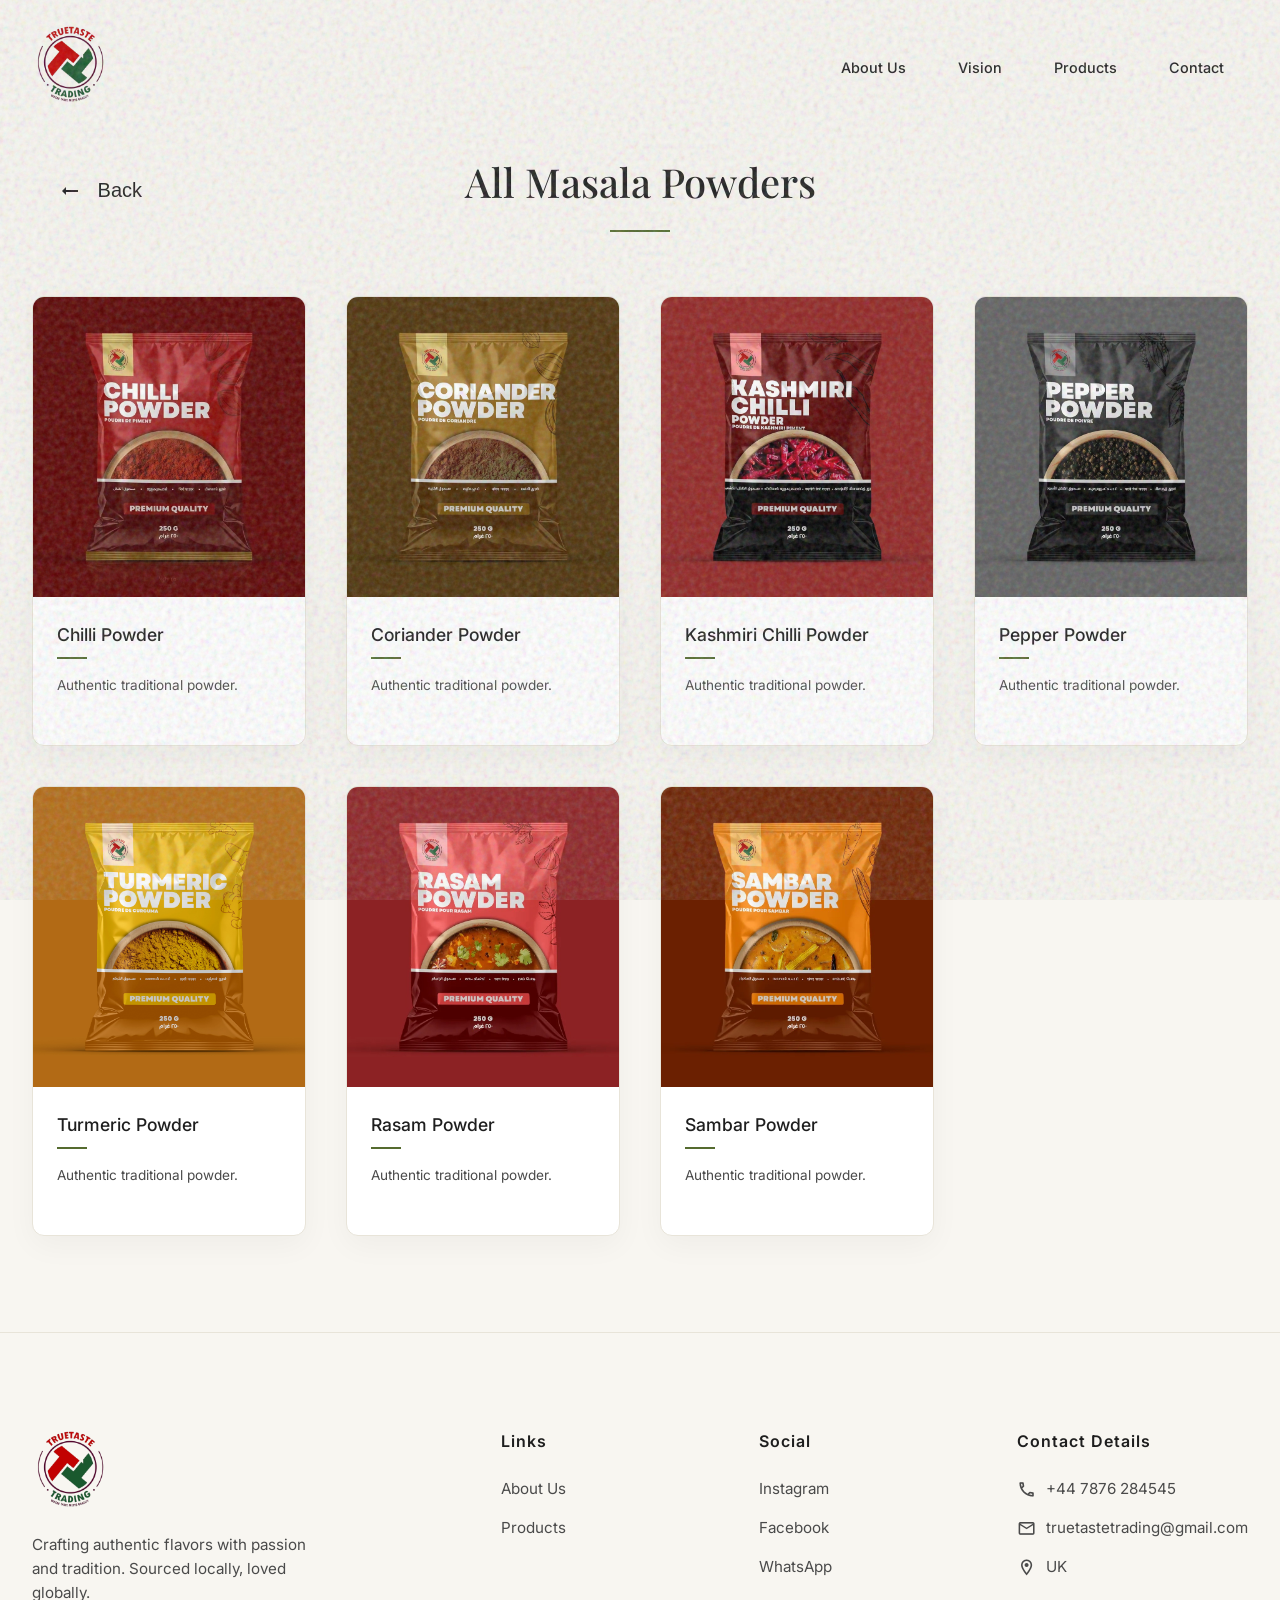
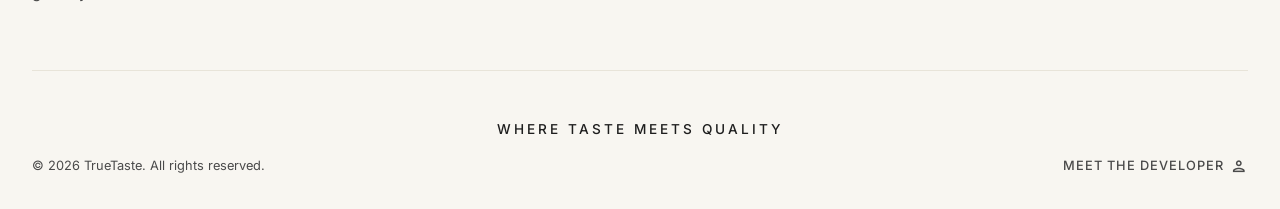
<file: masalapowder.html>
<!DOCTYPE html>

<html lang="en">

<head>
    <meta charset="utf-8" />
    <meta content="width=device-width, initial-scale=1.0" name="viewport" />
    <title>Authentic Masala Powders | TrueTaste Traditional Food</title>
    <!-- Security Headers -->
    <meta content="1; mode=block" http-equiv="X-XSS-Protection" />
    <meta content="nosniff" http-equiv="X-Content-Type-Options" />
    <meta content="strict-origin-when-cross-origin" name="referrer" />
    <!-- Performance Optimization -->
    <link href="https://fonts.googleapis.com" rel="preconnect" />
    <link crossorigin="" href="https://fonts.gstatic.com" rel="preconnect" />
    <meta
        content="Elevate your cooking with authentic masala powders. Buy traditional sambar powder, chicken masala, garam masala, and turmeric powder from TrueTaste."
        name="description" />
    <meta
        content="masala powder, traditional sambar powder, chicken masala, garam masala, authentic fish masala, turmeric powder, coriander powder, home ground spices"
        name="keywords" />
    <link rel="canonical" href="https://www.truetastetrading.com/masalapowder" />
    <link
        href="https://fonts.googleapis.com/css2?family=Outfit:wght@300;400;500;600;700&amp;family=Playfair+Display:ital,wght@0,400;0,600;1,400&amp;display=swap"
        rel="stylesheet" />
    <link href="https://fonts.googleapis.com/icon?family=Material+Icons+Outlined" rel="stylesheet" />
    
    <!-- Open Graph / Facebook / WhatsApp -->
    <meta property="og:type" content="website" />
    <meta property="og:url" content="https://www.truetastetrading.com/masalapowder" />
    <meta property="og:title" content="Authentic Masala Powders | TrueTaste Traditional Food" />
    <meta property="og:description" content="width=device-width, initial-scale=1.0" name="viewport" />     <title>Authentic Masala Powders | TrueTaste Traditional Food</title>     <!-- Security Headers -->     <meta content="1; mode=block" http-equiv="X-XSS-Protection" />     <meta content="nosniff" http-equiv="X-Content-Type-Options" />     <meta content="strict-origin-when-cross-origin" name="referrer" />     <!-- Performance Optimization -->     <link href="https://fonts.googleapis.com" rel="preconnect" />     <link crossorigin="" href="https://fonts.gstatic.com" rel="preconnect" />     <meta         content="Elevate your cooking with authentic masala powders. Buy traditional sambar powder, chicken masala, garam masala, and turmeric powder from TrueTaste." />
    <meta property="og:image" content="https://www.truetastetrading.com/assets/logo.png" />
    <meta property="og:site_name" content="TrueTaste Trading" />

    <!-- Twitter -->
    <meta name="twitter:card" content="summary_large_image" />
    <meta name="twitter:url" content="https://www.truetastetrading.com/masalapowder" />
    <meta name="twitter:title" content="Authentic Masala Powders | TrueTaste Traditional Food" />
    <meta name="twitter:description" content="width=device-width, initial-scale=1.0" name="viewport" />     <title>Authentic Masala Powders | TrueTaste Traditional Food</title>     <!-- Security Headers -->     <meta content="1; mode=block" http-equiv="X-XSS-Protection" />     <meta content="nosniff" http-equiv="X-Content-Type-Options" />     <meta content="strict-origin-when-cross-origin" name="referrer" />     <!-- Performance Optimization -->     <link href="https://fonts.googleapis.com" rel="preconnect" />     <link crossorigin="" href="https://fonts.gstatic.com" rel="preconnect" />     <meta         content="Elevate your cooking with authentic masala powders. Buy traditional sambar powder, chicken masala, garam masala, and turmeric powder from TrueTaste." />
    <meta name="twitter:image" content="https://www.truetastetrading.com/assets/logo.png" />

    <!-- Favicon (Absolute URLs for Search Engines) -->
    <link rel="icon" href="https://www.truetastetrading.com/favicon.ico" type="image/x-icon" />
    <link rel="shortcut icon" href="https://www.truetastetrading.com/favicon.ico" type="image/x-icon" />
    <link rel="icon" type="image/png" sizes="32x32" href="https://www.truetastetrading.com/assets/favicon-32x32.png" />
    <link rel="icon" type="image/png" sizes="16x16" href="https://www.truetastetrading.com/assets/favicon-16x16.png" />
    <link rel="apple-touch-icon" sizes="180x180" href="https://www.truetastetrading.com/assets/apple-touch-icon.png" />

    <link href="style.css" rel="stylesheet" />
</head>

<body>
    <!-- Preloader -->
    <div class="preloader" id="preloader">
        <div class="spinner">
            <div class="circle"></div>
            <div class="circle"></div>
        </div>
        <div class="loading-text">TRUETASTE</div>
    </div>
    <!-- Grain Texture Overlay -->
    <div class="grain-overlay"></div>
    <!-- Navigation -->
    <nav class="navbar" id="navbar">
        <div class="nav-container">
            <a class="logo" href="index.html#hero">
                <picture>
                    <source srcset="assets/logo.avif" type="image/avif" />
                    <source srcset="assets/logo.webp" type="image/webp" /><img alt="TRUETASTE Logo" decoding="async"
                        height="500" loading="lazy" src="assets/logo.webp" width="500" />
                </picture>
            </a>
            <div class="nav-links">
                <a href="index.html#about">About Us</a>
                <a href="index.html#vision">Vision</a>
                <a href="index.html#product">Products</a>
                <a href="index.html#contact">Contact</a>
            </div>
        </div>
    </nav>
    <section class="products fade-up" style="padding-top: 150px; min-height: 100vh;">
        <div class="section-header" style="position: relative;">
            <button class="card-btn" onclick="window.location.href='index.html#product'"
                style="position: absolute; left: 0; top: 50%; transform: translateY(-50%); padding: 0.8rem 1.6rem; font-size: 1.25rem; font-weight: 500;">
                <span class="material-icons-outlined"
                    style="transform: rotate(180deg); margin-right: 8px; font-size: 1.5rem;">arrow_right_alt</span> Back
            </button>
            <h2 class="section-title">All Masala Powders</h2>
            <div class="section-divider"></div>
        </div>
        <div class="grid-container">
            <!-- Product 1 -->
            <div class="product-card">
                <div class="product-img-wrap">
                    <picture>
                        <source srcset="assets/powder/CHILLI POWDER.jpg.avif" type="image/avif" />
                        <source srcset="assets/powder/CHILLI POWDER.jpg.webp" type="image/webp" /><img
                            alt="Chilli Powder" class="product-img" decoding="async" height="1024" loading="lazy"
                            src="assets/powder/CHILLI POWDER.jpg.jpeg" width="1024" />
                    </picture>
                </div>
                <div class="product-info">
                    <h4 class="product-name">Chilli Powder</h4>
                    <div class="product-name-line"></div>
                    <p class="product-short-desc">Authentic traditional powder.</p>
                </div>
            </div>
            <!-- Product 2 -->
            <div class="product-card">
                <div class="product-img-wrap">
                    <picture>
                        <source srcset="assets/powder/CORIANDER POWDER.jpg.avif" type="image/avif" />
                        <source srcset="assets/powder/CORIANDER POWDER.jpg.webp" type="image/webp" /><img
                            alt="Coriander Powder" class="product-img" decoding="async" height="960" loading="lazy"
                            src="assets/powder/CORIANDER POWDER.jpg.jpeg" width="1200" />
                    </picture>
                </div>
                <div class="product-info">
                    <h4 class="product-name">Coriander Powder</h4>
                    <div class="product-name-line"></div>
                    <p class="product-short-desc">Authentic traditional powder.</p>
                </div>
            </div>
            <!-- Product 5 -->
            <div class="product-card">
                <div class="product-img-wrap">
                    <picture>
                        <source srcset="assets/powder/KASHMIRI CHILLI POWDEER.jpg.avif" type="image/avif" />
                        <source srcset="assets/powder/KASHMIRI CHILLI POWDEER.jpg.webp" type="image/webp" /><img
                            alt="Kashmiri Chilli Powder" class="product-img" decoding="async" height="960"
                            loading="lazy" src="assets/powder/KASHMIRI CHILLI POWDEER.jpg.jpeg" width="1200" />
                    </picture>
                </div>
                <div class="product-info">
                    <h4 class="product-name">Kashmiri Chilli Powder</h4>
                    <div class="product-name-line"></div>
                    <p class="product-short-desc">Authentic traditional powder.</p>
                </div>
            </div>
            <!-- Product 6 -->
            <div class="product-card">
                <div class="product-img-wrap">
                    <picture>
                        <source srcset="assets/powder/PEPPER POWDER.jpg.avif" type="image/avif" />
                        <source srcset="assets/powder/PEPPER POWDER.jpg.webp" type="image/webp" /><img
                            alt="Pepper Powder" class="product-img" decoding="async" height="960" loading="lazy"
                            src="assets/powder/PEPPER POWDER.jpg.jpeg" width="1200" />
                    </picture>
                </div>
                <div class="product-info">
                    <h4 class="product-name">Pepper Powder</h4>
                    <div class="product-name-line"></div>
                    <p class="product-short-desc">Authentic traditional powder.</p>
                </div>
            </div>
            <!-- Product 7 -->
            <div class="product-card">
                <div class="product-img-wrap">
                    <picture>
                        <source srcset="assets/powder/TURMERIC POWDER.jpg.avif" type="image/avif" />
                        <source srcset="assets/powder/TURMERIC POWDER.jpg.webp" type="image/webp" /><img
                            alt="Turmeric Powder" class="product-img" decoding="async" height="960" loading="lazy"
                            src="assets/powder/TURMERIC POWDER.jpg.jpeg" width="1200" />
                    </picture>
                </div>
                <div class="product-info">
                    <h4 class="product-name">Turmeric Powder</h4>
                    <div class="product-name-line"></div>
                    <p class="product-short-desc">Authentic traditional powder.</p>
                </div>
            </div>
            <!-- Product 8 -->
            <div class="product-card">
                <div class="product-img-wrap">
                    <picture>
                        <source srcset="assets/powder/RASAM POWDER.jpg.avif" type="image/avif" />
                        <source srcset="assets/powder/RASAM POWDER.jpg.webp" type="image/webp" /><img alt="Rasam Powder"
                            class="product-img" decoding="async" height="960" loading="lazy"
                            src="assets/powder/RASAM POWDER.jpg.jpeg" width="1200" />
                    </picture>
                </div>
                <div class="product-info">
                    <h4 class="product-name">Rasam Powder</h4>
                    <div class="product-name-line"></div>
                    <p class="product-short-desc">Authentic traditional powder.</p>
                </div>
            </div>
            <!-- Product 9 -->
            <div class="product-card">
                <div class="product-img-wrap">
                    <picture>
                        <source srcset="assets/powder/SAMBAR POWDER.jpg.avif" type="image/avif" />
                        <source srcset="assets/powder/SAMBAR POWDER.jpg.webp" type="image/webp" /><img
                            alt="Sambar Powder" class="product-img" decoding="async" height="960" loading="lazy"
                            src="assets/powder/SAMBAR POWDER.jpg.jpeg" width="1200" />
                    </picture>
                </div>
                <div class="product-info">
                    <h4 class="product-name">Sambar Powder</h4>
                    <div class="product-name-line"></div>
                    <p class="product-short-desc">Authentic traditional powder.</p>
                </div>
            </div>
        </div>
    </section>
    <!-- Footer -->
    <footer class="footer" id="contact">
        <div class="footer-grid">
            <div class="footer-col">
                <picture>
                    <source srcset="assets/logo.avif" type="image/avif" />
                    <source srcset="assets/logo.webp" type="image/webp" /><img alt="TRUETASTE Logo" class="footer-logo"
                        decoding="async" height="500" loading="lazy" src="assets/logo.webp" width="500" />
                </picture>
                <p class="footer-desc">Crafting authentic flavors with passion and tradition. Sourced locally,
                    loved globally.</p>
            </div>
            <div class="footer-col">
                <h4 class="footer-title">Links</h4>
                <a class="footer-link" href="index.html#about">About Us</a>
                <a class="footer-link" href="index.html#product">Products</a>
            </div>
            <div class="footer-col">
                <h4 class="footer-title">Social</h4>
                <a class="footer-link" href="#">Instagram</a>
                <a class="footer-link" href="#">Facebook</a>
                <a class="footer-link" href="https://wa.me/447876284545">WhatsApp</a>
            </div>
            <div class="footer-col">
                <h4 class="footer-title">Contact Details</h4>
                <a class="footer-link" href="tel:+447876284545"><span class="material-icons-outlined">call</span>+44
                    7876 284545</a>
                <a class="footer-link" href="mailto:truetastetrading@gmail.com"><span
                        class="material-icons-outlined">email</span>truetastetrading@gmail.com</a>
                <p class="footer-link" style="cursor: default;"><span
                        class="material-icons-outlined">location_on</span>UK</p>
            </div>
        </div>
        <div class="footer-bottom">
            <p class="footer-tagline">WHERE TASTE MEETS QUALITY</p>
            <div class="footer-copy">
                <span>© 2026 TrueTaste. All rights reserved.</span>
                <a href="https://www.instagram.com/intellex.web?igsh=MXBiYzk4eWdtYXRqeA==" target="_blank"
                    rel="noopener noreferrer" class="developer-link">MEET THE DEVELOPER <span
                        class="material-icons-outlined">person</span></a>
            </div>
        </div>
    </footer>
    <script defer="" src="https://cdnjs.cloudflare.com/ajax/libs/gsap/3.12.2/gsap.min.js"></script>
    <script defer="" src="script.js"></script>
</body>

</html>
</file>
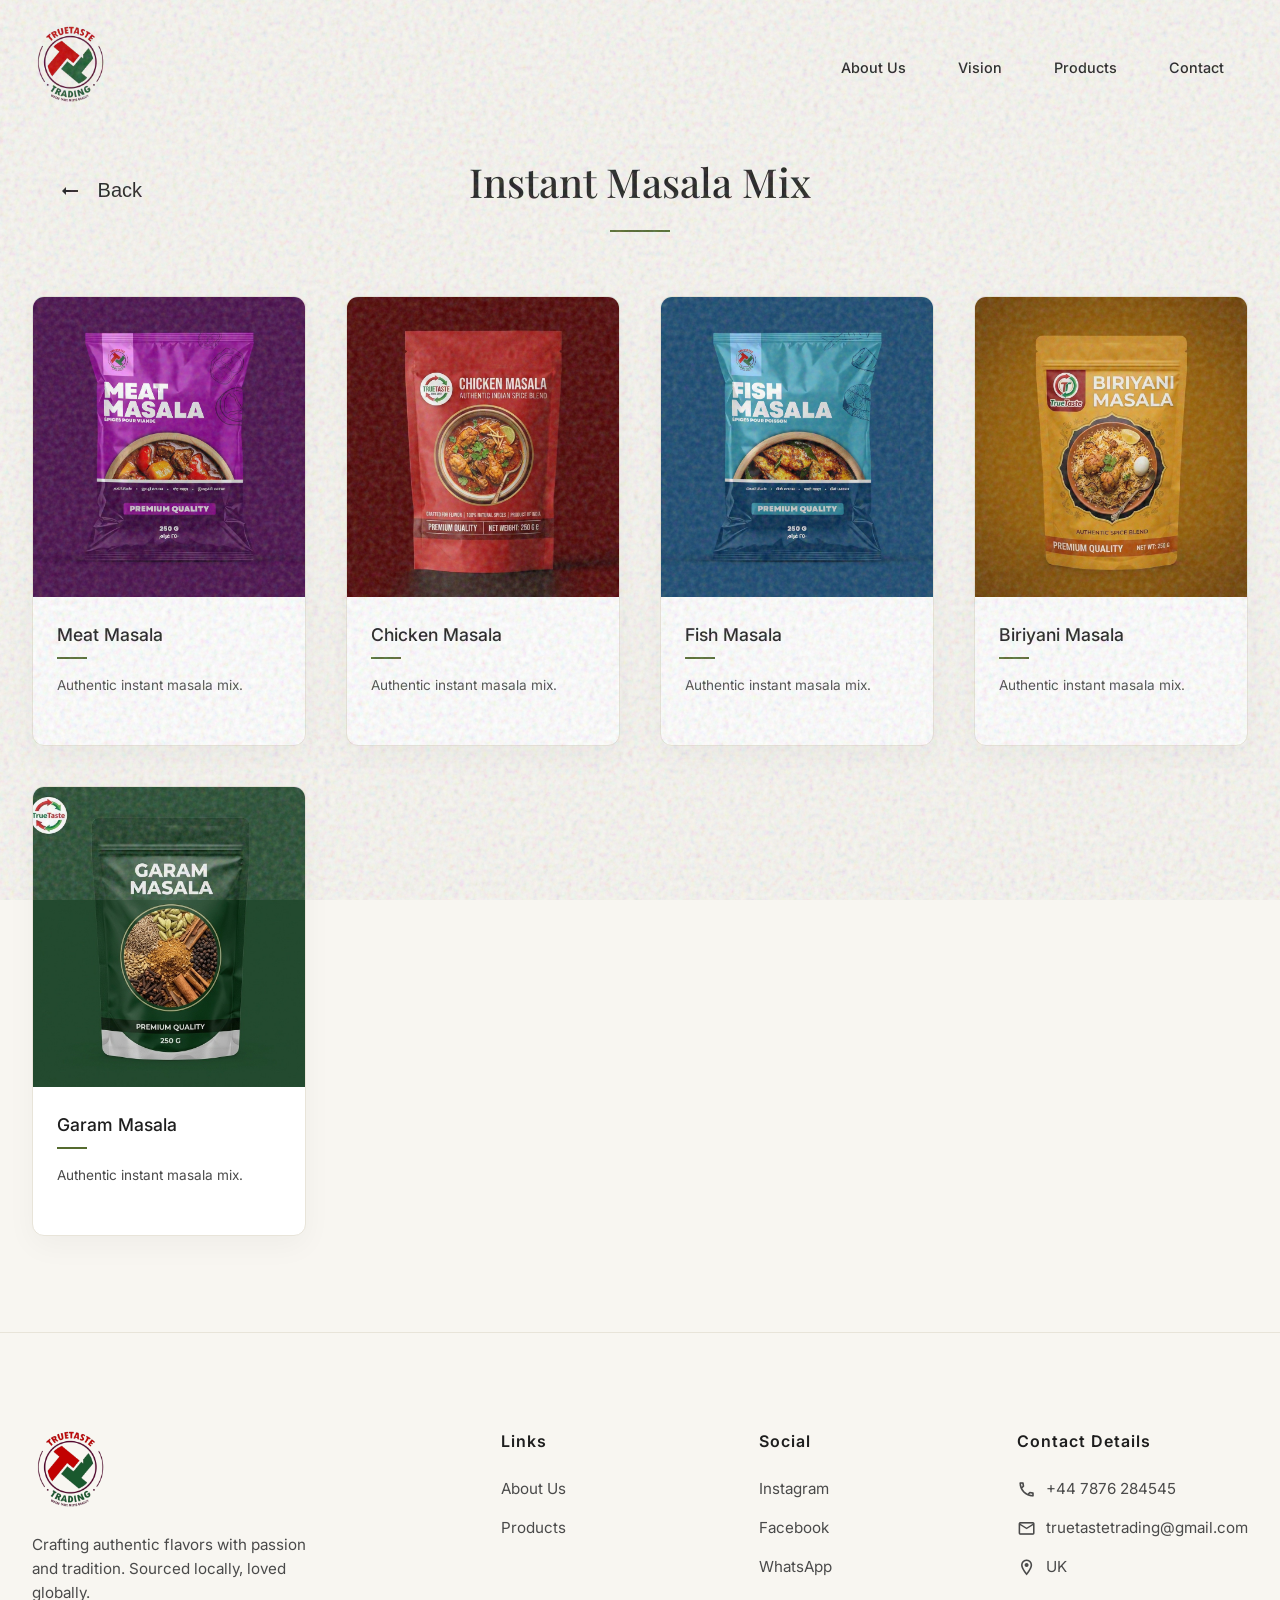
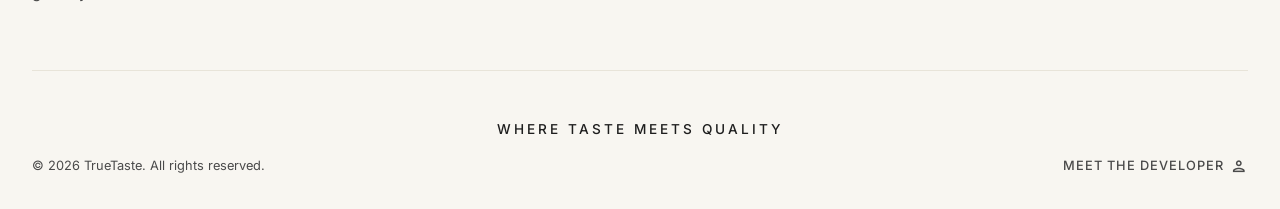
<file: mixmasala.html>
<!DOCTYPE html>

<html lang="en">

<head>
    <meta charset="utf-8" />
    <meta content="width=device-width, initial-scale=1.0" name="viewport" />
    <title>Instant Masala Curry Mixes | Easy Cooking by TrueTaste</title>
    <!-- Security Headers -->
    <meta content="1; mode=block" http-equiv="X-XSS-Protection" />
    <meta content="nosniff" http-equiv="X-Content-Type-Options" />
    <meta content="strict-origin-when-cross-origin" name="referrer" />
    <!-- Performance Optimization -->
    <link href="https://fonts.googleapis.com" rel="preconnect" />
    <link crossorigin="" href="https://fonts.gstatic.com" rel="preconnect" />
    <meta
        content="Cook authentic South Indian dishes in minutes. Discover our range of traditional instant masala mix and curry powders for fast, delicious meals."
        name="description" />
    <meta
        content="instant masala mix, kerala curry mix, instant sambar mix, easy south indian cooking, ready to cook curry, quick traditional gravy, vegetable curry mix"
        name="keywords" />
    <link rel="canonical" href="https://www.truetastetrading.com/mixmasala" />
    <link
        href="https://fonts.googleapis.com/css2?family=Outfit:wght@300;400;500;600;700&amp;family=Playfair+Display:ital,wght@0,400;0,600;1,400&amp;display=swap"
        rel="stylesheet" />
    <link href="https://fonts.googleapis.com/icon?family=Material+Icons+Outlined" rel="stylesheet" />
    
    <!-- Open Graph / Facebook / WhatsApp -->
    <meta property="og:type" content="website" />
    <meta property="og:url" content="https://www.truetastetrading.com/mixmasala" />
    <meta property="og:title" content="Instant Masala Curry Mixes | Easy Cooking by TrueTaste" />
    <meta property="og:description" content="width=device-width, initial-scale=1.0" name="viewport" />     <title>Instant Masala Curry Mixes | Easy Cooking by TrueTaste</title>     <!-- Security Headers -->     <meta content="1; mode=block" http-equiv="X-XSS-Protection" />     <meta content="nosniff" http-equiv="X-Content-Type-Options" />     <meta content="strict-origin-when-cross-origin" name="referrer" />     <!-- Performance Optimization -->     <link href="https://fonts.googleapis.com" rel="preconnect" />     <link crossorigin="" href="https://fonts.gstatic.com" rel="preconnect" />     <meta         content="Cook authentic South Indian dishes in minutes. Discover our range of traditional instant masala mix and curry powders for fast, delicious meals." />
    <meta property="og:image" content="https://www.truetastetrading.com/assets/logo.png" />
    <meta property="og:site_name" content="TrueTaste Trading" />

    <!-- Twitter -->
    <meta name="twitter:card" content="summary_large_image" />
    <meta name="twitter:url" content="https://www.truetastetrading.com/mixmasala" />
    <meta name="twitter:title" content="Instant Masala Curry Mixes | Easy Cooking by TrueTaste" />
    <meta name="twitter:description" content="width=device-width, initial-scale=1.0" name="viewport" />     <title>Instant Masala Curry Mixes | Easy Cooking by TrueTaste</title>     <!-- Security Headers -->     <meta content="1; mode=block" http-equiv="X-XSS-Protection" />     <meta content="nosniff" http-equiv="X-Content-Type-Options" />     <meta content="strict-origin-when-cross-origin" name="referrer" />     <!-- Performance Optimization -->     <link href="https://fonts.googleapis.com" rel="preconnect" />     <link crossorigin="" href="https://fonts.gstatic.com" rel="preconnect" />     <meta         content="Cook authentic South Indian dishes in minutes. Discover our range of traditional instant masala mix and curry powders for fast, delicious meals." />
    <meta name="twitter:image" content="https://www.truetastetrading.com/assets/logo.png" />

    <!-- Favicon (Absolute URLs for Search Engines) -->
    <link rel="icon" href="https://www.truetastetrading.com/favicon.ico" type="image/x-icon" />
    <link rel="shortcut icon" href="https://www.truetastetrading.com/favicon.ico" type="image/x-icon" />
    <link rel="icon" type="image/png" sizes="32x32" href="https://www.truetastetrading.com/assets/favicon-32x32.png" />
    <link rel="icon" type="image/png" sizes="16x16" href="https://www.truetastetrading.com/assets/favicon-16x16.png" />
    <link rel="apple-touch-icon" sizes="180x180" href="https://www.truetastetrading.com/assets/apple-touch-icon.png" />

    <link href="style.css" rel="stylesheet" />
</head>

<body>
    <!-- Preloader -->
    <div class="preloader" id="preloader">
        <div class="spinner">
            <div class="circle"></div>
            <div class="circle"></div>
        </div>
        <div class="loading-text">TRUETASTE</div>
    </div>
    <!-- Grain Texture Overlay -->
    <div class="grain-overlay"></div>
    <!-- Navigation -->
    <nav class="navbar" id="navbar">
        <div class="nav-container">
            <a class="logo" href="index.html#hero">
                <picture>
                    <source srcset="assets/logo.avif" type="image/avif" />
                    <source srcset="assets/logo.webp" type="image/webp" /><img alt="TRUETASTE Logo" decoding="async"
                        height="500" loading="lazy" src="assets/logo.webp" width="500" />
                </picture>
            </a>
            <div class="nav-links">
                <a href="index.html#about">About Us</a>
                <a href="index.html#vision">Vision</a>
                <a href="index.html#product">Products</a>
                <a href="index.html#contact">Contact</a>
            </div>
        </div>
    </nav>
    <section class="products fade-up" style="padding-top: 150px; min-height: 100vh;">
        <div class="section-header" style="position: relative;">
            <button class="card-btn" onclick="window.location.href='index.html#product'"
                style="position: absolute; left: 0; top: 50%; transform: translateY(-50%); padding: 0.8rem 1.6rem; font-size: 1.25rem; font-weight: 500;">
                <span class="material-icons-outlined"
                    style="transform: rotate(180deg); margin-right: 8px; font-size: 1.5rem;">arrow_right_alt</span> Back
            </button>
            <h2 class="section-title">Instant Masala Mix</h2>
            <div class="section-divider"></div>
        </div>
        <div class="grid-container">
            <!-- Meat Masala -->
            <div class="product-card">
                <div class="product-img-wrap">
                    <picture>
                        <source srcset="assets/masala/MEAT MASALA.jpg.avif" type="image/avif" />
                        <source srcset="assets/masala/MEAT MASALA.jpg.webp" type="image/webp" /><img alt="Meat Masala"
                            class="product-img" decoding="async" height="1200" loading="lazy"
                            src="assets/masala/MEAT MASALA.jpg.jpeg" width="1200" />
                    </picture>
                </div>
                <div class="product-info">
                    <h4 class="product-name">Meat Masala</h4>
                    <div class="product-name-line"></div>
                    <p class="product-short-desc">Authentic instant masala mix.</p>
                </div>
            </div>
            <!-- Chicken Masala -->
            <div class="product-card">
                <div class="product-img-wrap">
                    <picture>
                        <source srcset="assets/masala/CHICKEN MASALA.jpg.avif" type="image/avif" />
                        <source srcset="assets/masala/CHICKEN MASALA.jpg.webp" type="image/webp" /><img
                            alt="Chicken Masala" class="product-img" decoding="async" height="1200" loading="lazy"
                            src="assets/masala/CHICKEN MASALA.jpg.jpeg" width="1200" />
                    </picture>
                </div>
                <div class="product-info">
                    <h4 class="product-name">Chicken Masala</h4>
                    <div class="product-name-line"></div>
                    <p class="product-short-desc">Authentic instant masala mix.</p>
                </div>
            </div>
            <!-- Fish Masala -->
            <div class="product-card">
                <div class="product-img-wrap">
                    <picture>
                        <source srcset="assets/masala/FISH MASALA.jpg.avif" type="image/avif" />
                        <source srcset="assets/masala/FISH MASALA.jpg.webp" type="image/webp" /><img alt="Fish Masala"
                            class="product-img" decoding="async" height="1200" loading="lazy"
                            src="assets/masala/FISH MASALA.jpg.jpeg" width="1200" />
                    </picture>
                </div>
                <div class="product-info">
                    <h4 class="product-name">Fish Masala</h4>
                    <div class="product-name-line"></div>
                    <p class="product-short-desc">Authentic instant masala mix.</p>
                </div>
            </div>
            <!-- Biriyani Masala -->
            <div class="product-card">
                <div class="product-img-wrap">
                    <picture>
                        <source srcset="assets/masala/BIRIYANI MASALA.jpg.avif" type="image/avif" />
                        <source srcset="assets/masala/BIRIYANI MASALA.jpg.webp" type="image/webp" /><img
                            alt="Biriyani Masala" class="product-img" decoding="async" height="1200" loading="lazy"
                            src="assets/masala/BIRIYANI MASALA.jpg.jpeg" width="1200" />
                    </picture>
                </div>
                <div class="product-info">
                    <h4 class="product-name">Biriyani Masala</h4>
                    <div class="product-name-line"></div>
                    <p class="product-short-desc">Authentic instant masala mix.</p>
                </div>
            </div>
            <!-- Garam Masala -->
            <div class="product-card">
                <div class="product-img-wrap">
                    <picture>
                        <source srcset="assets/masala/GARAM MASALA.jpg.avif" type="image/avif" />
                        <source srcset="assets/masala/GARAM MASALA.jpg.webp" type="image/webp" /><img alt="Garam Masala"
                            class="product-img" decoding="async" height="1200" loading="lazy"
                            src="assets/masala/GARAM MASALA.jpg.jpeg" width="1200" />
                    </picture>
                </div>
                <div class="product-info">
                    <h4 class="product-name">Garam Masala</h4>
                    <div class="product-name-line"></div>
                    <p class="product-short-desc">Authentic instant masala mix.</p>
                </div>
            </div>
        </div>
    </section>
    <!-- Footer -->
    <footer class="footer" id="contact">
        <div class="footer-grid">
            <div class="footer-col">
                <picture>
                    <source srcset="assets/logo.avif" type="image/avif" />
                    <source srcset="assets/logo.webp" type="image/webp" /><img alt="TRUETASTE Logo" class="footer-logo"
                        decoding="async" height="500" loading="lazy" src="assets/logo.webp" width="500" />
                </picture>
                <p class="footer-desc">Crafting authentic flavors with passion and tradition. Sourced locally,
                    loved globally.</p>
            </div>
            <div class="footer-col">
                <h4 class="footer-title">Links</h4>
                <a class="footer-link" href="index.html#about">About Us</a>
                <a class="footer-link" href="index.html#product">Products</a>
            </div>
            <div class="footer-col">
                <h4 class="footer-title">Social</h4>
                <a class="footer-link" href="#">Instagram</a>
                <a class="footer-link" href="#">Facebook</a>
                <a class="footer-link" href="https://wa.me/447876284545">WhatsApp</a>
            </div>
            <div class="footer-col">
                <h4 class="footer-title">Contact Details</h4>
                <a class="footer-link" href="tel:+447876284545"><span class="material-icons-outlined">call</span>+44
                    7876 284545</a>
                <a class="footer-link" href="mailto:truetastetrading@gmail.com"><span
                        class="material-icons-outlined">email</span>truetastetrading@gmail.com</a>
                <p class="footer-link" style="cursor: default;"><span
                        class="material-icons-outlined">location_on</span>UK</p>
            </div>
        </div>
        <div class="footer-bottom">
            <p class="footer-tagline">WHERE TASTE MEETS QUALITY</p>
            <div class="footer-copy">
                <span>© 2026 TrueTaste. All rights reserved.</span>
                <a href="https://www.instagram.com/intellex.web?igsh=MXBiYzk4eWdtYXRqeA==" target="_blank"
                    rel="noopener noreferrer" class="developer-link">MEET THE DEVELOPER <span
                        class="material-icons-outlined">person</span></a>
            </div>
        </div>
    </footer>
    <script defer="" src="https://cdnjs.cloudflare.com/ajax/libs/gsap/3.12.2/gsap.min.js"></script>
    <script defer="" src="script.js"></script>
</body>

</html>
</file>
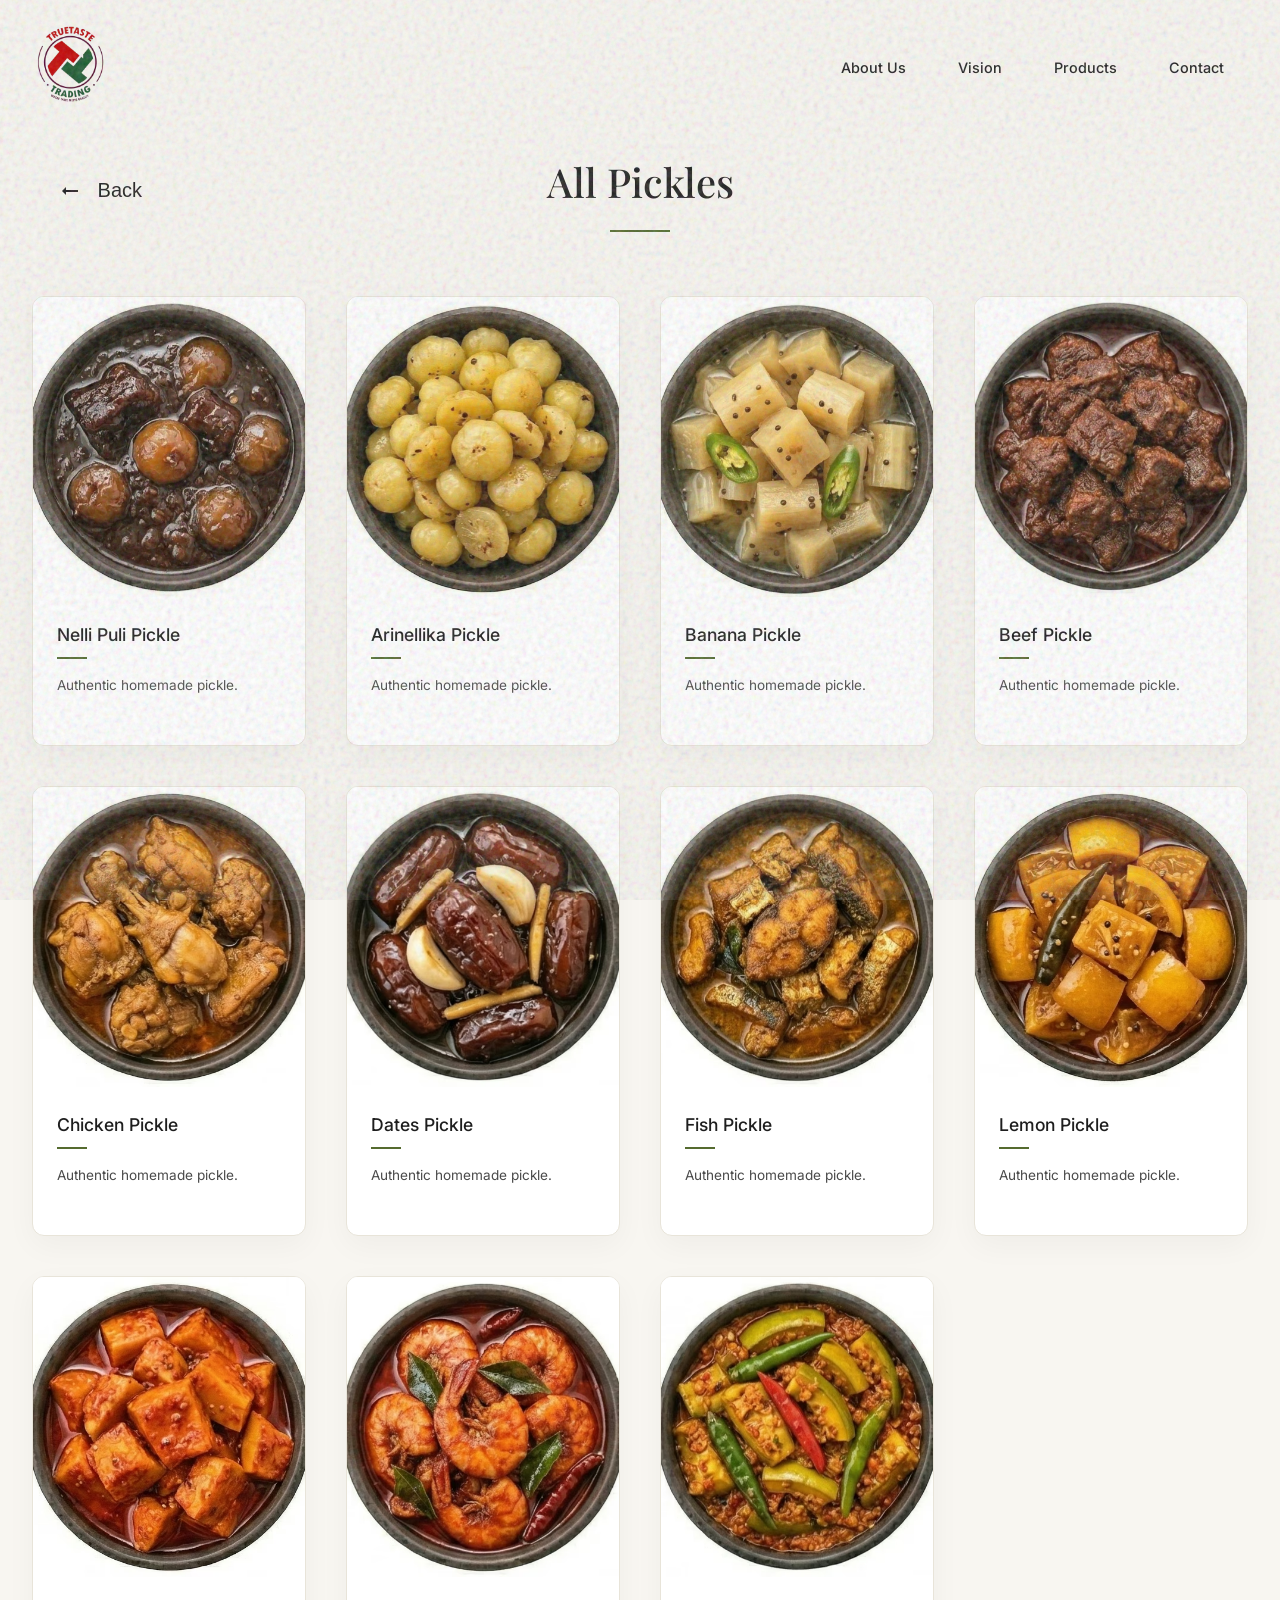
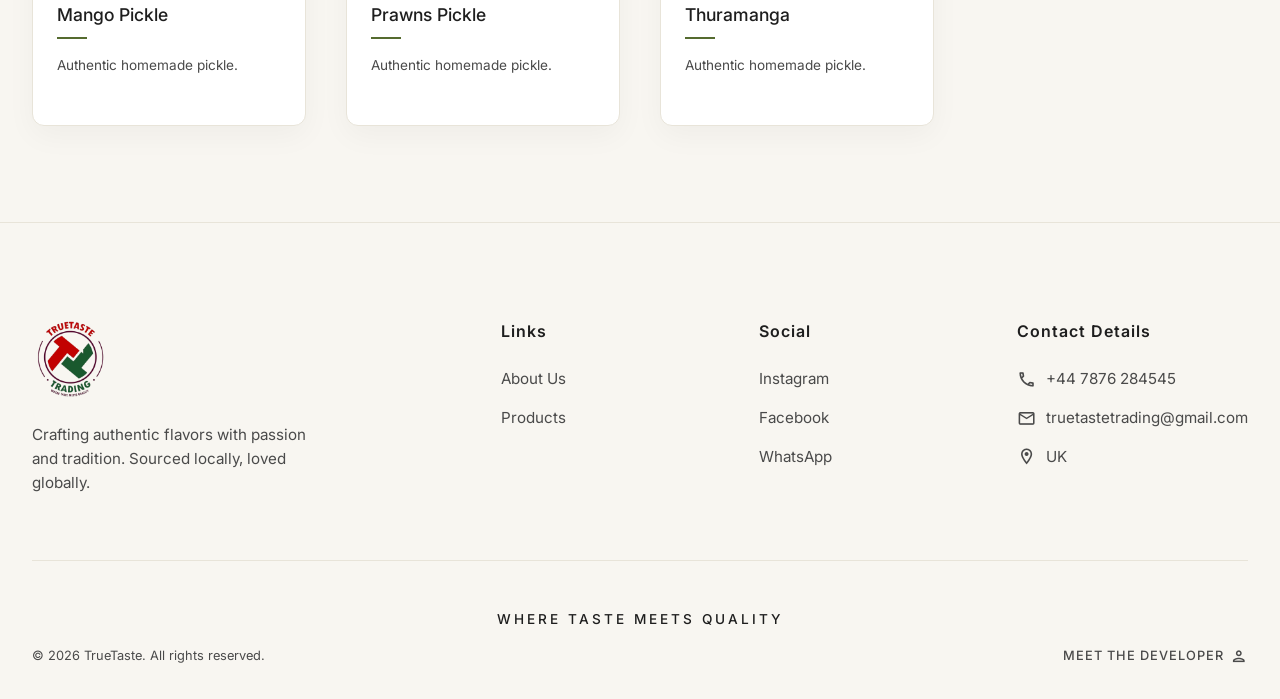
<file: pickles.html>
<!DOCTYPE html>

<html lang="en">

<head>
    <meta charset="utf-8" />
    <meta content="width=device-width, initial-scale=1.0" name="viewport" />
    <title>Homemade Pickles | Spicy Mango, Lime & Fish Pickles</title>
    <!-- Security Headers -->
    <meta content="1; mode=block" http-equiv="X-XSS-Protection" />
    <meta content="nosniff" http-equiv="X-Content-Type-Options" />
    <meta content="strict-origin-when-cross-origin" name="referrer" />
    <!-- Performance Optimization -->
    <link href="https://fonts.googleapis.com" rel="preconnect" />
    <link crossorigin="" href="https://fonts.gstatic.com" rel="preconnect" />
    <meta
        content="Taste the spice of tradition with homemade pickles by TrueTaste. Discover rich, tangy mango, lime, garlic, and fish pickles prepared with sesame oil."
        name="description" />
    <meta
        content="homemade pickles, traditional mango pickle, spicy lime pickle, garlic pickle, tender mango pickle, authentic fish pickle, sesame oil pickles"
        name="keywords" />
    <link rel="canonical" href="https://www.truetastetrading.com/pickles" />
    <link
        href="https://fonts.googleapis.com/css2?family=Outfit:wght@300;400;500;600;700&amp;family=Playfair+Display:ital,wght@0,400;0,600;1,400&amp;display=swap"
        rel="stylesheet" />
    <link href="https://fonts.googleapis.com/icon?family=Material+Icons+Outlined" rel="stylesheet" />
    
    <!-- Open Graph / Facebook / WhatsApp -->
    <meta property="og:type" content="website" />
    <meta property="og:url" content="https://www.truetastetrading.com/pickles" />
    <meta property="og:title" content="Homemade Pickles | Spicy Mango, Lime & Fish Pickles" />
    <meta property="og:description" content="width=device-width, initial-scale=1.0" name="viewport" />     <title>Homemade Pickles | Spicy Mango, Lime & Fish Pickles</title>     <!-- Security Headers -->     <meta content="1; mode=block" http-equiv="X-XSS-Protection" />     <meta content="nosniff" http-equiv="X-Content-Type-Options" />     <meta content="strict-origin-when-cross-origin" name="referrer" />     <!-- Performance Optimization -->     <link href="https://fonts.googleapis.com" rel="preconnect" />     <link crossorigin="" href="https://fonts.gstatic.com" rel="preconnect" />     <meta         content="Taste the spice of tradition with homemade pickles by TrueTaste. Discover rich, tangy mango, lime, garlic, and fish pickles prepared with sesame oil." />
    <meta property="og:image" content="https://www.truetastetrading.com/assets/logo.png" />
    <meta property="og:site_name" content="TrueTaste Trading" />

    <!-- Twitter -->
    <meta name="twitter:card" content="summary_large_image" />
    <meta name="twitter:url" content="https://www.truetastetrading.com/pickles" />
    <meta name="twitter:title" content="Homemade Pickles | Spicy Mango, Lime & Fish Pickles" />
    <meta name="twitter:description" content="width=device-width, initial-scale=1.0" name="viewport" />     <title>Homemade Pickles | Spicy Mango, Lime & Fish Pickles</title>     <!-- Security Headers -->     <meta content="1; mode=block" http-equiv="X-XSS-Protection" />     <meta content="nosniff" http-equiv="X-Content-Type-Options" />     <meta content="strict-origin-when-cross-origin" name="referrer" />     <!-- Performance Optimization -->     <link href="https://fonts.googleapis.com" rel="preconnect" />     <link crossorigin="" href="https://fonts.gstatic.com" rel="preconnect" />     <meta         content="Taste the spice of tradition with homemade pickles by TrueTaste. Discover rich, tangy mango, lime, garlic, and fish pickles prepared with sesame oil." />
    <meta name="twitter:image" content="https://www.truetastetrading.com/assets/logo.png" />

    <!-- Favicon (Absolute URLs for Search Engines) -->
    <link rel="icon" href="https://www.truetastetrading.com/favicon.ico" type="image/x-icon" />
    <link rel="shortcut icon" href="https://www.truetastetrading.com/favicon.ico" type="image/x-icon" />
    <link rel="icon" type="image/png" sizes="32x32" href="https://www.truetastetrading.com/assets/favicon-32x32.png" />
    <link rel="icon" type="image/png" sizes="16x16" href="https://www.truetastetrading.com/assets/favicon-16x16.png" />
    <link rel="apple-touch-icon" sizes="180x180" href="https://www.truetastetrading.com/assets/apple-touch-icon.png" />

    <link href="style.css" rel="stylesheet" />
</head>

<body>
    <!-- Preloader -->
    <div class="preloader" id="preloader">
        <div class="spinner">
            <div class="circle"></div>
            <div class="circle"></div>
        </div>
        <div class="loading-text">TRUETASTE</div>
    </div>
    <!-- Grain Texture Overlay -->
    <div class="grain-overlay"></div>
    <!-- Navigation -->
    <nav class="navbar" id="navbar">
        <div class="nav-container">
            <a class="logo" href="index.html#hero">
                <picture>
                    <source srcset="assets/logo.avif" type="image/avif" />
                    <source srcset="assets/logo.webp" type="image/webp" /><img alt="TRUETASTE Logo" decoding="async"
                        height="500" loading="lazy" src="assets/logo.webp" width="500" />
                </picture>
            </a>
            <div class="nav-links">
                <a href="index.html#about">About Us</a>
                <a href="index.html#vision">Vision</a>
                <a href="index.html#product">Products</a>
                <a href="index.html#contact">Contact</a>
            </div>
        </div>
    </nav>
    <section class="products fade-up" style="padding-top: 150px; min-height: 100vh;">
        <div class="section-header" style="position: relative;">
            <button class="card-btn" onclick="window.location.href='index.html#product'"
                style="position: absolute; left: 0; top: 50%; transform: translateY(-50%); padding: 0.8rem 1.6rem; font-size: 1.25rem; font-weight: 500;">
                <span class="material-icons-outlined"
                    style="transform: rotate(180deg); margin-right: 8px; font-size: 1.5rem;">arrow_right_alt</span> Back
            </button>
            <h2 class="section-title">All Pickles</h2>
            <div class="section-divider"></div>
        </div>
        <div class="grid-container">
            <!-- Product 1 -->
            <div class="product-card">
                <div class="product-img-wrap">
                    <picture>
                        <source srcset="assets/pickle/Mambazhathil alinja nelli puli.avif" type="image/avif" />
                        <source srcset="assets/pickle/Mambazhathil alinja nelli puli.webp" type="image/webp" /><img
                            alt="Mambazhathil alinja nelli puli" class="product-img" decoding="async" height="504"
                            loading="lazy" src="assets/pickle/Mambazhathil alinja nelli puli.webp" width="504" />
                    </picture>
                </div>
                <div class="product-info">
                    <h4 class="product-name">Nelli Puli Pickle</h4>
                    <div class="product-name-line"></div>
                    <p class="product-short-desc">Authentic homemade pickle.</p>
                </div>
            </div>
            <!-- Product 2 -->
            <div class="product-card">
                <div class="product-img-wrap">
                    <picture>
                        <source srcset="assets/pickle/arinellika.avif" type="image/avif" />
                        <source srcset="assets/pickle/arinellika.webp" type="image/webp" /><img alt="Arinellika"
                            class="product-img" decoding="async" height="504" loading="lazy"
                            src="assets/pickle/arinellika.webp" width="504" />
                    </picture>
                </div>
                <div class="product-info">
                    <h4 class="product-name">Arinellika Pickle</h4>
                    <div class="product-name-line"></div>
                    <p class="product-short-desc">Authentic homemade pickle.</p>
                </div>
            </div>
            <!-- Product 3 -->
            <div class="product-card">
                <div class="product-img-wrap">
                    <picture>
                        <source srcset="assets/pickle/banana.avif" type="image/avif" />
                        <source srcset="assets/pickle/banana.webp" type="image/webp" /><img alt="Banana Pickle"
                            class="product-img" decoding="async" height="504" loading="lazy"
                            src="assets/pickle/banana.webp" width="504" />
                    </picture>
                </div>
                <div class="product-info">
                    <h4 class="product-name">Banana Pickle</h4>
                    <div class="product-name-line"></div>
                    <p class="product-short-desc">Authentic homemade pickle.</p>
                </div>
            </div>
            <!-- Product 4 -->
            <div class="product-card">
                <div class="product-img-wrap">
                    <picture>
                        <source srcset="assets/pickle/beef.avif" type="image/avif" />
                        <source srcset="assets/pickle/beef.webp" type="image/webp" /><img alt="Beef Pickle"
                            class="product-img" decoding="async" height="504" loading="lazy"
                            src="assets/pickle/beef.webp" width="504" />
                    </picture>
                </div>
                <div class="product-info">
                    <h4 class="product-name">Beef Pickle</h4>
                    <div class="product-name-line"></div>
                    <p class="product-short-desc">Authentic homemade pickle.</p>
                </div>
            </div>
            <!-- Product 5 -->
            <div class="product-card">
                <div class="product-img-wrap">
                    <picture>
                        <source srcset="assets/pickle/chicken.avif" type="image/avif" />
                        <source srcset="assets/pickle/chicken.webp" type="image/webp" /><img alt="Chicken Pickle"
                            class="product-img" decoding="async" height="504" loading="lazy"
                            src="assets/pickle/chicken.webp" width="504" />
                    </picture>
                </div>
                <div class="product-info">
                    <h4 class="product-name">Chicken Pickle</h4>
                    <div class="product-name-line"></div>
                    <p class="product-short-desc">Authentic homemade pickle.</p>
                </div>
            </div>
            <!-- Product 6 -->
            <div class="product-card">
                <div class="product-img-wrap">
                    <picture>
                        <source srcset="assets/pickle/dates.avif" type="image/avif" />
                        <source srcset="assets/pickle/dates.webp" type="image/webp" /><img alt="Dates Pickle"
                            class="product-img" decoding="async" height="504" loading="lazy"
                            src="assets/pickle/dates.webp" width="504" />
                    </picture>
                </div>
                <div class="product-info">
                    <h4 class="product-name">Dates Pickle</h4>
                    <div class="product-name-line"></div>
                    <p class="product-short-desc">Authentic homemade pickle.</p>
                </div>
            </div>
            <!-- Product 7 -->
            <div class="product-card">
                <div class="product-img-wrap">
                    <picture>
                        <source srcset="assets/pickle/fish.avif" type="image/avif" />
                        <source srcset="assets/pickle/fish.webp" type="image/webp" /><img alt="Fish Pickle"
                            class="product-img" decoding="async" height="504" loading="lazy"
                            src="assets/pickle/fish.webp" width="504" />
                    </picture>
                </div>
                <div class="product-info">
                    <h4 class="product-name">Fish Pickle</h4>
                    <div class="product-name-line"></div>
                    <p class="product-short-desc">Authentic homemade pickle.</p>
                </div>
            </div>
            <!-- Product 8 -->
            <div class="product-card">
                <div class="product-img-wrap">
                    <picture>
                        <source srcset="assets/pickle/lemon.avif" type="image/avif" />
                        <source srcset="assets/pickle/lemon.webp" type="image/webp" /><img alt="Lemon Pickle"
                            class="product-img" decoding="async" height="504" loading="lazy"
                            src="assets/pickle/lemon.webp" width="504" />
                    </picture>
                </div>
                <div class="product-info">
                    <h4 class="product-name">Lemon Pickle</h4>
                    <div class="product-name-line"></div>
                    <p class="product-short-desc">Authentic homemade pickle.</p>
                </div>
            </div>
            <!-- Product 9 -->
            <div class="product-card">
                <div class="product-img-wrap">
                    <picture>
                        <source srcset="assets/pickle/mango.avif" type="image/avif" />
                        <source srcset="assets/pickle/mango.webp" type="image/webp" /><img alt="Mango Pickle"
                            class="product-img" decoding="async" height="504" loading="lazy"
                            src="assets/pickle/mango.webp" width="504" />
                    </picture>
                </div>
                <div class="product-info">
                    <h4 class="product-name">Mango Pickle</h4>
                    <div class="product-name-line"></div>
                    <p class="product-short-desc">Authentic homemade pickle.</p>
                </div>
            </div>
            <!-- Product 10 -->
            <div class="product-card">
                <div class="product-img-wrap">
                    <picture>
                        <source srcset="assets/pickle/prawns.avif" type="image/avif" />
                        <source srcset="assets/pickle/prawns.webp" type="image/webp" /><img alt="Prawns Pickle"
                            class="product-img" decoding="async" height="504" loading="lazy"
                            src="assets/pickle/prawns.webp" width="504" />
                    </picture>
                </div>
                <div class="product-info">
                    <h4 class="product-name">Prawns Pickle</h4>
                    <div class="product-name-line"></div>
                    <p class="product-short-desc">Authentic homemade pickle.</p>
                </div>
            </div>
            <!-- Product 11 -->
            <div class="product-card">
                <div class="product-img-wrap">
                    <picture>
                        <source srcset="assets/pickle/thuramanga.avif" type="image/avif" />
                        <source srcset="assets/pickle/thuramanga.webp" type="image/webp" /><img alt="Thuramanga"
                            class="product-img" decoding="async" height="504" loading="lazy"
                            src="assets/pickle/thuramanga.webp" width="504" />
                    </picture>
                </div>
                <div class="product-info">
                    <h4 class="product-name">Thuramanga</h4>
                    <div class="product-name-line"></div>
                    <p class="product-short-desc">Authentic homemade pickle.</p>
                </div>
            </div>
        </div>
    </section>
    <!-- Footer -->
    <footer class="footer" id="contact">
        <div class="footer-grid">
            <div class="footer-col">
                <picture>
                    <source srcset="assets/logo.avif" type="image/avif" />
                    <source srcset="assets/logo.webp" type="image/webp" /><img alt="TRUETASTE Logo" class="footer-logo"
                        decoding="async" height="500" loading="lazy" src="assets/logo.webp" width="500" />
                </picture>
                <p class="footer-desc">Crafting authentic flavors with passion and tradition. Sourced locally,
                    loved globally.</p>
            </div>
            <div class="footer-col">
                <h4 class="footer-title">Links</h4>
                <a class="footer-link" href="index.html#about">About Us</a>
                <a class="footer-link" href="index.html#product">Products</a>
            </div>
            <div class="footer-col">
                <h4 class="footer-title">Social</h4>
                <a class="footer-link" href="#">Instagram</a>
                <a class="footer-link" href="#">Facebook</a>
                <a class="footer-link" href="https://wa.me/447876284545">WhatsApp</a>
            </div>
            <div class="footer-col">
                <h4 class="footer-title">Contact Details</h4>
                <a class="footer-link" href="tel:+447876284545"><span class="material-icons-outlined">call</span>+44
                    7876 284545</a>
                <a class="footer-link" href="mailto:truetastetrading@gmail.com"><span
                        class="material-icons-outlined">email</span>truetastetrading@gmail.com</a>
                <p class="footer-link" style="cursor: default;"><span
                        class="material-icons-outlined">location_on</span>UK</p>
            </div>
        </div>
        <div class="footer-bottom">
            <p class="footer-tagline">WHERE TASTE MEETS QUALITY</p>
            <div class="footer-copy">
                <span>© 2026 TrueTaste. All rights reserved.</span>
                <a href="https://www.instagram.com/intellex.web?igsh=MXBiYzk4eWdtYXRqeA==" target="_blank"
                    rel="noopener noreferrer" class="developer-link">MEET THE DEVELOPER <span
                        class="material-icons-outlined">person</span></a>
            </div>
        </div>
    </footer>
    <script defer="" src="https://cdnjs.cloudflare.com/ajax/libs/gsap/3.12.2/gsap.min.js"></script>
    <script defer="" src="script.js"></script>
</body>

</html>
</file>
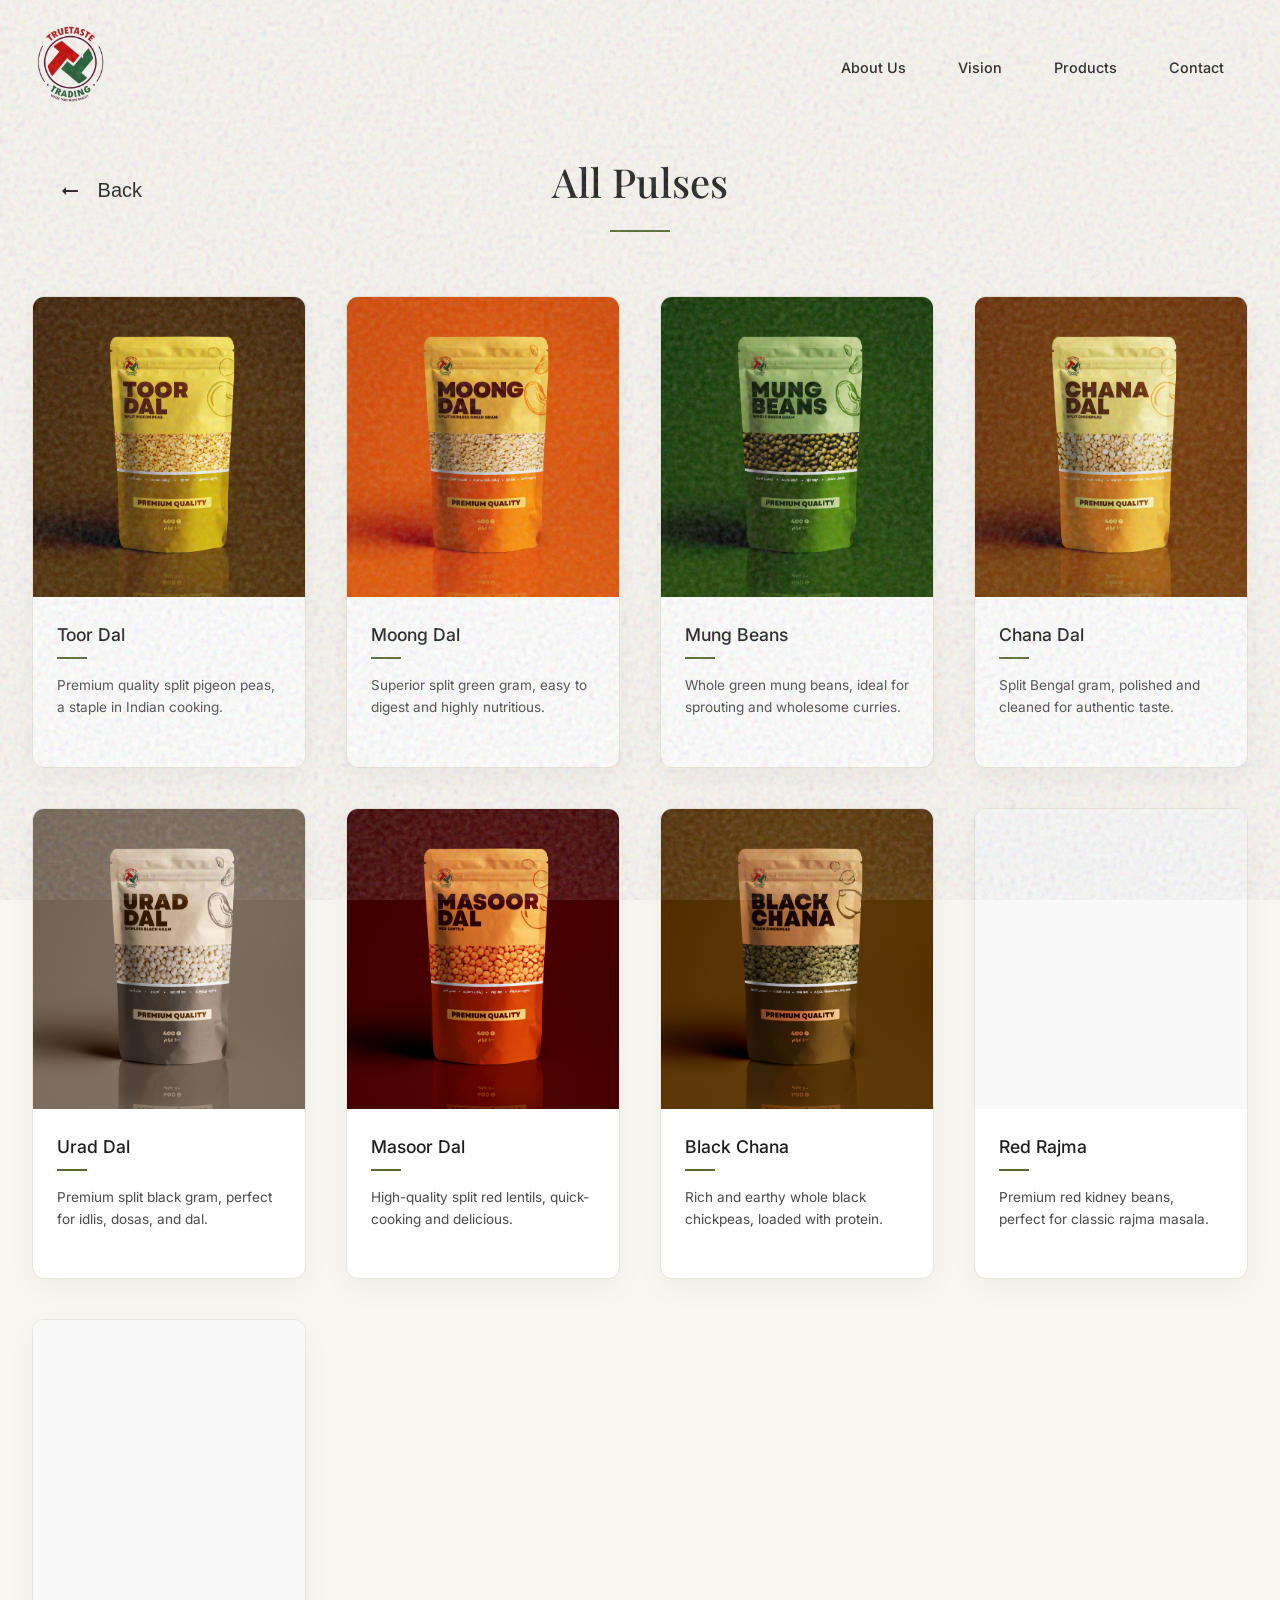
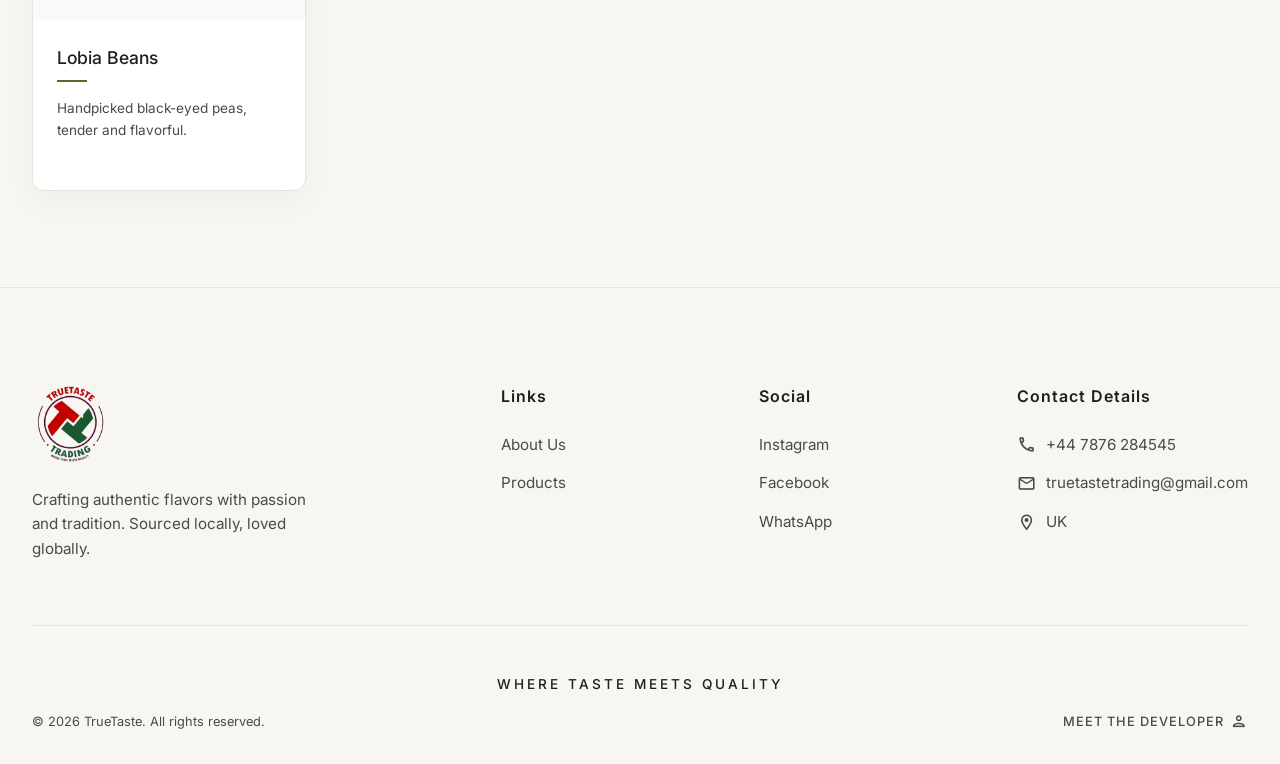
<file: pulses.html>
<!DOCTYPE html>

<html lang="en">

<head>
    <meta charset="utf-8" />
    <meta content="width=device-width, initial-scale=1.0" name="viewport" />
    <title>Premium Grains & Pulses | Authentic South Indian Lentils</title>
    <!-- Security Headers -->
    <meta content="1; mode=block" http-equiv="X-XSS-Protection" />
    <meta content="nosniff" http-equiv="X-Content-Type-Options" />
    <meta content="strict-origin-when-cross-origin" name="referrer" />
    <!-- Performance Optimization -->
    <link href="https://fonts.googleapis.com" rel="preconnect" />
    <link crossorigin="" href="https://fonts.gstatic.com" rel="preconnect" />
    <meta
        content="Shop fresh, premium quality pulses and lentils. Sourced traditionally for authentic dishes, from red chana to green gram. Taste healthy quality."
        name="description" />
    <meta
        content="pulses, lentils, healthy south indian grains, red chana, whole green gram, urad dal, traditional farm grains, local organic lentils"
        name="keywords" />
    <link rel="canonical" href="https://www.truetastetrading.com/pulses" />
    <link
        href="https://fonts.googleapis.com/css2?family=Outfit:wght@300;400;500;600;700&amp;family=Playfair+Display:ital,wght@0,400;0,600;1,400&amp;display=swap"
        rel="stylesheet" />
    <link href="https://fonts.googleapis.com/icon?family=Material+Icons+Outlined" rel="stylesheet" />
    
    <!-- Open Graph / Facebook / WhatsApp -->
    <meta property="og:type" content="website" />
    <meta property="og:url" content="https://www.truetastetrading.com/pulses" />
    <meta property="og:title" content="Premium Grains & Pulses | Authentic South Indian Lentils" />
    <meta property="og:description" content="width=device-width, initial-scale=1.0" name="viewport" />     <title>Premium Grains & Pulses | Authentic South Indian Lentils</title>     <!-- Security Headers -->     <meta content="1; mode=block" http-equiv="X-XSS-Protection" />     <meta content="nosniff" http-equiv="X-Content-Type-Options" />     <meta content="strict-origin-when-cross-origin" name="referrer" />     <!-- Performance Optimization -->     <link href="https://fonts.googleapis.com" rel="preconnect" />     <link crossorigin="" href="https://fonts.gstatic.com" rel="preconnect" />     <meta         content="Shop fresh, premium quality pulses and lentils. Sourced traditionally for authentic dishes, from red chana to green gram. Taste healthy quality." />
    <meta property="og:image" content="https://www.truetastetrading.com/assets/logo.png" />
    <meta property="og:site_name" content="TrueTaste Trading" />

    <!-- Twitter -->
    <meta name="twitter:card" content="summary_large_image" />
    <meta name="twitter:url" content="https://www.truetastetrading.com/pulses" />
    <meta name="twitter:title" content="Premium Grains & Pulses | Authentic South Indian Lentils" />
    <meta name="twitter:description" content="width=device-width, initial-scale=1.0" name="viewport" />     <title>Premium Grains & Pulses | Authentic South Indian Lentils</title>     <!-- Security Headers -->     <meta content="1; mode=block" http-equiv="X-XSS-Protection" />     <meta content="nosniff" http-equiv="X-Content-Type-Options" />     <meta content="strict-origin-when-cross-origin" name="referrer" />     <!-- Performance Optimization -->     <link href="https://fonts.googleapis.com" rel="preconnect" />     <link crossorigin="" href="https://fonts.gstatic.com" rel="preconnect" />     <meta         content="Shop fresh, premium quality pulses and lentils. Sourced traditionally for authentic dishes, from red chana to green gram. Taste healthy quality." />
    <meta name="twitter:image" content="https://www.truetastetrading.com/assets/logo.png" />

    <!-- Favicon (Absolute URLs for Search Engines) -->
    <link rel="icon" href="https://www.truetastetrading.com/favicon.ico" type="image/x-icon" />
    <link rel="shortcut icon" href="https://www.truetastetrading.com/favicon.ico" type="image/x-icon" />
    <link rel="icon" type="image/png" sizes="32x32" href="https://www.truetastetrading.com/assets/favicon-32x32.png" />
    <link rel="icon" type="image/png" sizes="16x16" href="https://www.truetastetrading.com/assets/favicon-16x16.png" />
    <link rel="apple-touch-icon" sizes="180x180" href="https://www.truetastetrading.com/assets/apple-touch-icon.png" />

    <link href="style.css" rel="stylesheet" />
</head>

<body>
    <!-- Preloader -->
    <div class="preloader" id="preloader">
        <div class="spinner">
            <div class="circle"></div>
            <div class="circle"></div>
        </div>
        <div class="loading-text">TRUETASTE</div>
    </div>
    <!-- Grain Texture Overlay -->
    <div class="grain-overlay"></div>
    <!-- Navigation -->
    <nav class="navbar" id="navbar">
        <div class="nav-container">
            <a class="logo" href="index.html#hero">
                <picture>
                    <source srcset="assets/logo.avif" type="image/avif" />
                    <source srcset="assets/logo.webp" type="image/webp" /><img alt="TRUETASTE Logo" decoding="async"
                        height="500" loading="lazy" src="assets/logo.webp" width="500" />
                </picture>
            </a>
            <div class="nav-links">
                <a href="index.html#about">About Us</a>
                <a href="index.html#vision">Vision</a>
                <a href="index.html#product">Products</a>
                <a href="index.html#contact">Contact</a>
            </div>
        </div>
    </nav>
    <section class="products fade-up" style="padding-top: 150px; min-height: 100vh;">
        <div class="section-header" style="position: relative;">
            <button class="card-btn" onclick="window.location.href='index.html#product'"
                style="position: absolute; left: 0; top: 50%; transform: translateY(-50%); padding: 0.8rem 1.6rem; font-size: 1.25rem; font-weight: 500;">
                <span class="material-icons-outlined"
                    style="transform: rotate(180deg); margin-right: 8px; font-size: 1.5rem;">arrow_right_alt</span> Back
            </button>
            <h2 class="section-title">All Pulses</h2>
            <div class="section-divider"></div>
        </div>
        <div class="grid-container">
            <!-- Product Toor Dal -->
            <div class="product-card">
                <div class="product-img-wrap">
                    <picture>
                        <source srcset="assets/pulses/TOOR DAL.jpg.avif" type="image/avif" />
                        <source srcset="assets/pulses/TOOR DAL.jpg.webp" type="image/webp" /><img alt="Toor Dal"
                            class="product-img" decoding="async" height="1200" loading="lazy"
                            src="assets/pulses/TOOR DAL.jpg.jpeg" width="1140" />
                    </picture>
                </div>
                <div class="product-info">
                    <h4 class="product-name">Toor Dal</h4>
                    <div class="product-name-line"></div>
                    <p class="product-short-desc">Premium quality split pigeon peas, a staple in Indian cooking.</p>
                </div>
            </div>
            <!-- Product Moong Dal -->
            <div class="product-card">
                <div class="product-img-wrap">
                    <picture>
                        <source srcset="assets/pulses/MOONG DAL.jpg.avif" type="image/avif" />
                        <source srcset="assets/pulses/MOONG DAL.jpg.webp" type="image/webp" /><img alt="Moong Dal"
                            class="product-img" decoding="async" height="1200" loading="lazy"
                            src="assets/pulses/MOONG DAL.jpg.jpeg" width="1140" />
                    </picture>
                </div>
                <div class="product-info">
                    <h4 class="product-name">Moong Dal</h4>
                    <div class="product-name-line"></div>
                    <p class="product-short-desc">Superior split green gram, easy to digest and highly nutritious.</p>
                </div>
            </div>
            <!-- Product Mung Beans -->
            <div class="product-card">
                <div class="product-img-wrap">
                    <picture>
                        <source srcset="assets/pulses/MUNG BEANS.jpg.avif" type="image/avif" />
                        <source srcset="assets/pulses/MUNG BEANS.jpg.webp" type="image/webp" /><img alt="Mung Beans"
                            class="product-img" decoding="async" height="1200" loading="lazy"
                            src="assets/pulses/MUNG BEANS.jpg.jpeg" width="1140" />
                    </picture>
                </div>
                <div class="product-info">
                    <h4 class="product-name">Mung Beans</h4>
                    <div class="product-name-line"></div>
                    <p class="product-short-desc">Whole green mung beans, ideal for sprouting and wholesome curries.</p>
                </div>
            </div>
            <!-- Product Chana Dal -->
            <div class="product-card">
                <div class="product-img-wrap">
                    <picture>
                        <source srcset="assets/pulses/CHANA DAL.jpg.avif" type="image/avif" />
                        <source srcset="assets/pulses/CHANA DAL.jpg.webp" type="image/webp" /><img alt="Chana Dal"
                            class="product-img" decoding="async" height="1200" loading="lazy"
                            src="assets/pulses/CHANA DAL.jpg.jpeg" width="1140" />
                    </picture>
                </div>
                <div class="product-info">
                    <h4 class="product-name">Chana Dal</h4>
                    <div class="product-name-line"></div>
                    <p class="product-short-desc">Split Bengal gram, polished and cleaned for authentic taste.</p>
                </div>
            </div>
            <!-- Product Urad Dal -->
            <div class="product-card">
                <div class="product-img-wrap">
                    <picture>
                        <source srcset="assets/pulses/URAD DAL.jpg.avif" type="image/avif" />
                        <source srcset="assets/pulses/URAD DAL.jpg.webp" type="image/webp" /><img alt="Urad Dal"
                            class="product-img" decoding="async" height="1200" loading="lazy"
                            src="assets/pulses/URAD DAL.jpg.jpeg" width="1140" />
                    </picture>
                </div>
                <div class="product-info">
                    <h4 class="product-name">Urad Dal</h4>
                    <div class="product-name-line"></div>
                    <p class="product-short-desc">Premium split black gram, perfect for idlis, dosas, and dal.</p>
                </div>
            </div>
            <!-- Product Masoor Dal -->
            <div class="product-card">
                <div class="product-img-wrap">
                    <picture>
                        <source srcset="assets/pulses/MASOOR DAL.jpg.avif" type="image/avif" />
                        <source srcset="assets/pulses/MASOOR DAL.jpg.webp" type="image/webp" /><img alt="Masoor Dal"
                            class="product-img" decoding="async" height="1200" loading="lazy"
                            src="assets/pulses/MASOOR DAL.jpg.jpeg" width="1140" />
                    </picture>
                </div>
                <div class="product-info">
                    <h4 class="product-name">Masoor Dal</h4>
                    <div class="product-name-line"></div>
                    <p class="product-short-desc">High-quality split red lentils, quick-cooking and delicious.</p>
                </div>
            </div>
            <!-- Product Black Chana -->
            <div class="product-card">
                <div class="product-img-wrap">
                    <picture>
                        <source srcset="assets/pulses/BLACK CHANA.jpg.avif" type="image/avif" />
                        <source srcset="assets/pulses/BLACK CHANA.jpg.webp" type="image/webp" /><img alt="Black Chana"
                            class="product-img" decoding="async" height="1200" loading="lazy"
                            src="assets/pulses/BLACK CHANA.jpg.jpeg" width="1140" />
                    </picture>
                </div>
                <div class="product-info">
                    <h4 class="product-name">Black Chana</h4>
                    <div class="product-name-line"></div>
                    <p class="product-short-desc">Rich and earthy whole black chickpeas, loaded with protein.</p>
                </div>
            </div>
            <!-- Product Red Rajma -->
            <div class="product-card">
                <div class="product-img-wrap">
                    <picture>
                        <source srcset="assets/pulses/RED RAJMA.jpg.avif" type="image/avif" />
                        <source srcset="assets/pulses/RED RAJMA.jpg.webp" type="image/webp" /><img alt="Red Rajma"
                            class="product-img" decoding="async" height="1200" loading="lazy"
                            src="assets/pulses/RED RAJMA.jpg.jpeg" width="1140" />
                    </picture>
                </div>
                <div class="product-info">
                    <h4 class="product-name">Red Rajma</h4>
                    <div class="product-name-line"></div>
                    <p class="product-short-desc">Premium red kidney beans, perfect for classic rajma masala.</p>
                </div>
            </div>
            <!-- Product Lobia Beans -->
            <div class="product-card">
                <div class="product-img-wrap">
                    <picture>
                        <source srcset="assets/pulses/LOBIA BEANS.jpg.avif" type="image/avif" />
                        <source srcset="assets/pulses/LOBIA BEANS.jpg.webp" type="image/webp" /><img alt="Lobia Beans"
                            class="product-img" decoding="async" height="1200" loading="lazy"
                            src="assets/pulses/LOBIA BEANS.jpg.jpeg" width="1140" />
                    </picture>
                </div>
                <div class="product-info">
                    <h4 class="product-name">Lobia Beans</h4>
                    <div class="product-name-line"></div>
                    <p class="product-short-desc">Handpicked black-eyed peas, tender and flavorful.</p>
                </div>
            </div>
        </div>
    </section>
    <!-- Footer -->
    <footer class="footer" id="contact">
        <div class="footer-grid">
            <div class="footer-col">
                <picture>
                    <source srcset="assets/logo.avif" type="image/avif" />
                    <source srcset="assets/logo.webp" type="image/webp" /><img alt="TRUETASTE Logo" class="footer-logo"
                        decoding="async" height="500" loading="lazy" src="assets/logo.webp" width="500" />
                </picture>
                <p class="footer-desc">Crafting authentic flavors with passion and tradition. Sourced locally,
                    loved globally.</p>
            </div>
            <div class="footer-col">
                <h4 class="footer-title">Links</h4>
                <a class="footer-link" href="index.html#about">About Us</a>
                <a class="footer-link" href="index.html#product">Products</a>
            </div>
            <div class="footer-col">
                <h4 class="footer-title">Social</h4>
                <a class="footer-link" href="#">Instagram</a>
                <a class="footer-link" href="#">Facebook</a>
                <a class="footer-link" href="https://wa.me/447876284545">WhatsApp</a>
            </div>
            <div class="footer-col">
                <h4 class="footer-title">Contact Details</h4>
                <a class="footer-link" href="tel:+447876284545"><span class="material-icons-outlined">call</span>+44
                    7876 284545</a>
                <a class="footer-link" href="mailto:truetastetrading@gmail.com"><span
                        class="material-icons-outlined">email</span>truetastetrading@gmail.com</a>
                <p class="footer-link" style="cursor: default;"><span
                        class="material-icons-outlined">location_on</span>UK</p>
            </div>
        </div>
        <div class="footer-bottom">
            <p class="footer-tagline">WHERE TASTE MEETS QUALITY</p>
            <div class="footer-copy">
                <span>© 2026 TrueTaste. All rights reserved.</span>
                <a href="https://www.instagram.com/intellex.web?igsh=MXBiYzk4eWdtYXRqeA==" target="_blank"
                    rel="noopener noreferrer" class="developer-link">MEET THE DEVELOPER <span
                        class="material-icons-outlined">person</span></a>
            </div>
        </div>
    </footer>
    <script defer="" src="https://cdnjs.cloudflare.com/ajax/libs/gsap/3.12.2/gsap.min.js"></script>
    <script defer="" src="script.js"></script>
</body>

</html>
</file>
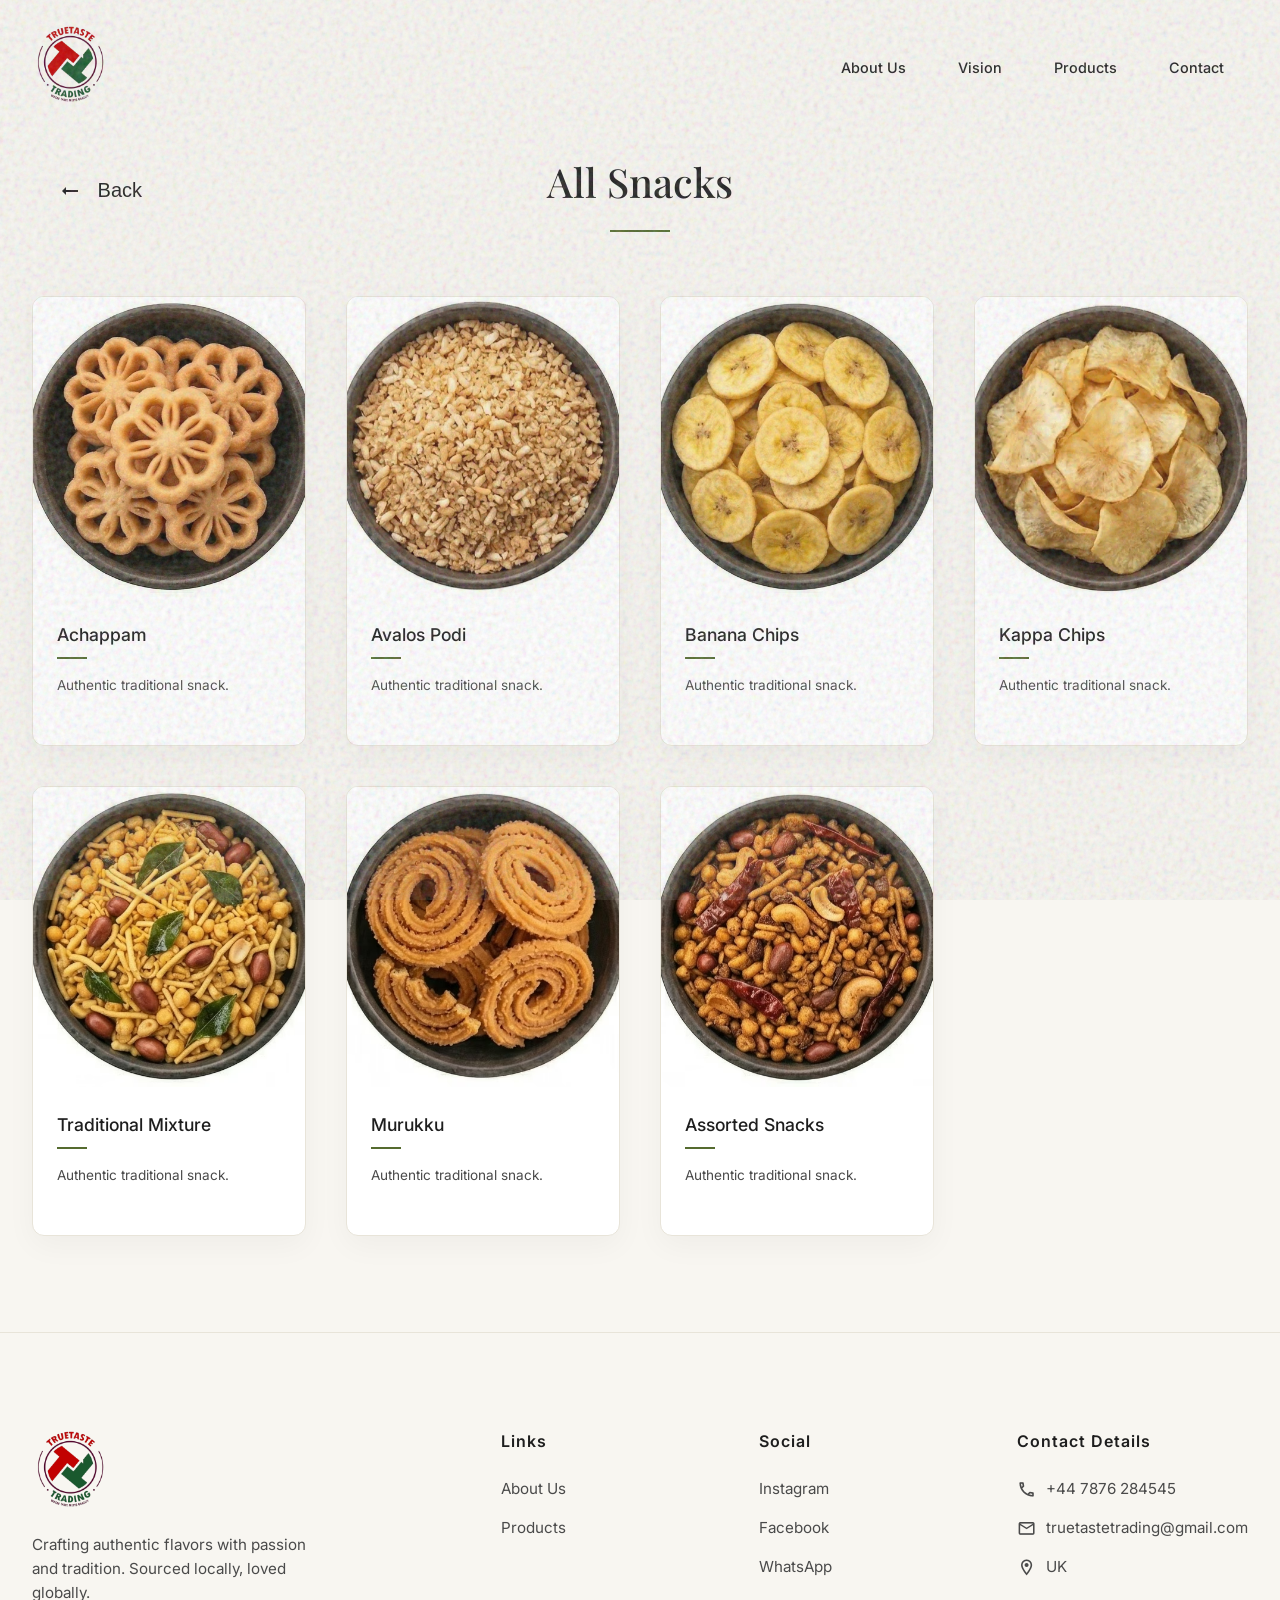
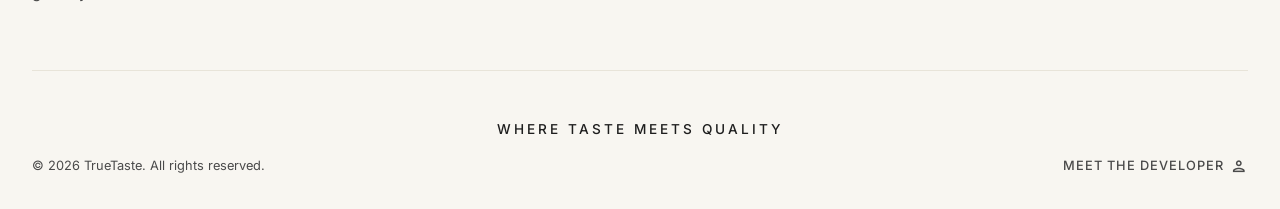
<file: snacks.html>
<!DOCTYPE html>

<html lang="en">

<head>
    <meta charset="utf-8" />
    <meta content="width=device-width, initial-scale=1.0" name="viewport" />
    <title>Traditional Snacks | Crispy Banana Chips & Murukku</title>
    <!-- Security Headers -->
    <meta content="1; mode=block" http-equiv="X-XSS-Protection" />
    <meta content="nosniff" http-equiv="X-Content-Type-Options" />
    <meta content="strict-origin-when-cross-origin" name="referrer" />
    <!-- Performance Optimization -->
    <link href="https://fonts.googleapis.com" rel="preconnect" />
    <link crossorigin="" href="https://fonts.gstatic.com" rel="preconnect" />
    <meta
        content="Indulge in crispy, authentic snacks. From coconut-oil fried banana chips and sharkara varatti to crunchy murukku and achappam, order fresh today."
        name="description" />
    <meta
        content="traditional snacks, crispy banana chips, sharkara varatti, murukku, achappam, unniyappam, bakery items, coconut oil fried chips"
        name="keywords" />
    <link rel="canonical" href="https://www.truetastetrading.com/snacks" />
    <link
        href="https://fonts.googleapis.com/css2?family=Outfit:wght@300;400;500;600;700&amp;family=Playfair+Display:ital,wght@0,400;0,600;1,400&amp;display=swap"
        rel="stylesheet" />
    <link href="https://fonts.googleapis.com/icon?family=Material+Icons+Outlined" rel="stylesheet" />
    
    <!-- Open Graph / Facebook / WhatsApp -->
    <meta property="og:type" content="website" />
    <meta property="og:url" content="https://www.truetastetrading.com/snacks" />
    <meta property="og:title" content="Traditional Snacks | Crispy Banana Chips & Murukku" />
    <meta property="og:description" content="width=device-width, initial-scale=1.0" name="viewport" />     <title>Traditional Snacks | Crispy Banana Chips & Murukku</title>     <!-- Security Headers -->     <meta content="1; mode=block" http-equiv="X-XSS-Protection" />     <meta content="nosniff" http-equiv="X-Content-Type-Options" />     <meta content="strict-origin-when-cross-origin" name="referrer" />     <!-- Performance Optimization -->     <link href="https://fonts.googleapis.com" rel="preconnect" />     <link crossorigin="" href="https://fonts.gstatic.com" rel="preconnect" />     <meta         content="Indulge in crispy, authentic snacks. From coconut-oil fried banana chips and sharkara varatti to crunchy murukku and achappam, order fresh today." />
    <meta property="og:image" content="https://www.truetastetrading.com/assets/logo.png" />
    <meta property="og:site_name" content="TrueTaste Trading" />

    <!-- Twitter -->
    <meta name="twitter:card" content="summary_large_image" />
    <meta name="twitter:url" content="https://www.truetastetrading.com/snacks" />
    <meta name="twitter:title" content="Traditional Snacks | Crispy Banana Chips & Murukku" />
    <meta name="twitter:description" content="width=device-width, initial-scale=1.0" name="viewport" />     <title>Traditional Snacks | Crispy Banana Chips & Murukku</title>     <!-- Security Headers -->     <meta content="1; mode=block" http-equiv="X-XSS-Protection" />     <meta content="nosniff" http-equiv="X-Content-Type-Options" />     <meta content="strict-origin-when-cross-origin" name="referrer" />     <!-- Performance Optimization -->     <link href="https://fonts.googleapis.com" rel="preconnect" />     <link crossorigin="" href="https://fonts.gstatic.com" rel="preconnect" />     <meta         content="Indulge in crispy, authentic snacks. From coconut-oil fried banana chips and sharkara varatti to crunchy murukku and achappam, order fresh today." />
    <meta name="twitter:image" content="https://www.truetastetrading.com/assets/logo.png" />

    <!-- Favicon (Absolute URLs for Search Engines) -->
    <link rel="icon" href="https://www.truetastetrading.com/favicon.ico" type="image/x-icon" />
    <link rel="shortcut icon" href="https://www.truetastetrading.com/favicon.ico" type="image/x-icon" />
    <link rel="icon" type="image/png" sizes="32x32" href="https://www.truetastetrading.com/assets/favicon-32x32.png" />
    <link rel="icon" type="image/png" sizes="16x16" href="https://www.truetastetrading.com/assets/favicon-16x16.png" />
    <link rel="apple-touch-icon" sizes="180x180" href="https://www.truetastetrading.com/assets/apple-touch-icon.png" />

    <link href="style.css" rel="stylesheet" />
</head>

<body>
    <!-- Preloader -->
    <div class="preloader" id="preloader">
        <div class="spinner">
            <div class="circle"></div>
            <div class="circle"></div>
        </div>
        <div class="loading-text">TRUETASTE</div>
    </div>
    <!-- Grain Texture Overlay -->
    <div class="grain-overlay"></div>
    <!-- Navigation -->
    <nav class="navbar" id="navbar">
        <div class="nav-container">
            <a class="logo" href="index.html#hero">
                <picture>
                    <source srcset="assets/logo.avif" type="image/avif" />
                    <source srcset="assets/logo.webp" type="image/webp" /><img alt="TRUETASTE Logo" decoding="async"
                        height="500" loading="lazy" src="assets/logo.webp" width="500" />
                </picture>
            </a>
            <div class="nav-links">
                <a href="index.html#about">About Us</a>
                <a href="index.html#vision">Vision</a>
                <a href="index.html#product">Products</a>
                <a href="index.html#contact">Contact</a>
            </div>
        </div>
    </nav>
    <section class="products fade-up" style="padding-top: 150px; min-height: 100vh;">
        <div class="section-header" style="position: relative;">
            <button class="card-btn" onclick="window.location.href='index.html#product'"
                style="position: absolute; left: 0; top: 50%; transform: translateY(-50%); padding: 0.8rem 1.6rem; font-size: 1.25rem; font-weight: 500;">
                <span class="material-icons-outlined"
                    style="transform: rotate(180deg); margin-right: 8px; font-size: 1.5rem;">arrow_right_alt</span> Back
            </button>
            <h2 class="section-title">All Snacks</h2>
            <div class="section-divider"></div>
        </div>
        <div class="grid-container">
            <!-- Product Achappam -->
            <div class="product-card">
                <div class="product-img-wrap">
                    <picture>
                        <source srcset="assets/snacks/achappam.avif" type="image/avif" />
                        <source srcset="assets/snacks/achappam.webp" type="image/webp" /><img alt="Achappam"
                            class="product-img" decoding="async" height="504" loading="lazy"
                            src="assets/snacks/achappam.webp" width="504" />
                    </picture>
                </div>
                <div class="product-info">
                    <h4 class="product-name">Achappam</h4>
                    <div class="product-name-line"></div>
                    <p class="product-short-desc">Authentic traditional snack.</p>
                </div>
            </div>
            <!-- Product Avalos Podi -->
            <div class="product-card">
                <div class="product-img-wrap">
                    <picture>
                        <source srcset="assets/snacks/avalos podi.avif" type="image/avif" />
                        <source srcset="assets/snacks/avalos podi.webp" type="image/webp" /><img alt="Avalos Podi"
                            class="product-img" decoding="async" height="504" loading="lazy"
                            src="assets/snacks/avalos podi.webp" width="504" />
                    </picture>
                </div>
                <div class="product-info">
                    <h4 class="product-name">Avalos Podi</h4>
                    <div class="product-name-line"></div>
                    <p class="product-short-desc">Authentic traditional snack.</p>
                </div>
            </div>
            <!-- Product Chips -->
            <div class="product-card">
                <div class="product-img-wrap">
                    <picture>
                        <source srcset="assets/snacks/chips.avif" type="image/avif" />
                        <source srcset="assets/snacks/chips.webp" type="image/webp" /><img alt="Banana Chips"
                            class="product-img" decoding="async" height="504" loading="lazy"
                            src="assets/snacks/chips.webp" width="504" />
                    </picture>
                </div>
                <div class="product-info">
                    <h4 class="product-name">Banana Chips</h4>
                    <div class="product-name-line"></div>
                    <p class="product-short-desc">Authentic traditional snack.</p>
                </div>
            </div>
            <!-- Product Kappa Chips -->
            <div class="product-card">
                <div class="product-img-wrap">
                    <picture>
                        <source srcset="assets/snacks/kappa chips.avif" type="image/avif" />
                        <source srcset="assets/snacks/kappa chips.webp" type="image/webp" /><img alt="Kappa Chips"
                            class="product-img" decoding="async" height="504" loading="lazy"
                            src="assets/snacks/kappa chips.webp" width="504" />
                    </picture>
                </div>
                <div class="product-info">
                    <h4 class="product-name">Kappa Chips</h4>
                    <div class="product-name-line"></div>
                    <p class="product-short-desc">Authentic traditional snack.</p>
                </div>
            </div>
            <!-- Product Mixture -->
            <div class="product-card">
                <div class="product-img-wrap">
                    <picture>
                        <source srcset="assets/snacks/mixture.avif" type="image/avif" />
                        <source srcset="assets/snacks/mixture.webp" type="image/webp" /><img alt="Mixture"
                            class="product-img" decoding="async" height="504" loading="lazy"
                            src="assets/snacks/mixture.webp" width="504" />
                    </picture>
                </div>
                <div class="product-info">
                    <h4 class="product-name">Traditional Mixture</h4>
                    <div class="product-name-line"></div>
                    <p class="product-short-desc">Authentic traditional snack.</p>
                </div>
            </div>
            <!-- Product Murukku -->
            <div class="product-card">
                <div class="product-img-wrap">
                    <picture>
                        <source srcset="assets/snacks/muruk.avif" type="image/avif" />
                        <source srcset="assets/snacks/muruk.webp" type="image/webp" /><img alt="Murukku"
                            class="product-img" decoding="async" height="504" loading="lazy"
                            src="assets/snacks/muruk.webp" width="504" />
                    </picture>
                </div>
                <div class="product-info">
                    <h4 class="product-name">Murukku</h4>
                    <div class="product-name-line"></div>
                    <p class="product-short-desc">Authentic traditional snack.</p>
                </div>
            </div>
            <!-- Gemini Generated Image -->
            <div class="product-card">
                <div class="product-img-wrap">
                    <picture>
                        <source srcset="assets/snacks/Gemini_Generated_Image_2fuaeu2fuaeu2fua.avif" type="image/avif" />
                        <source srcset="assets/snacks/Gemini_Generated_Image_2fuaeu2fuaeu2fua.webp" type="image/webp" />
                        <img alt="Assorted Snacks" class="product-img" decoding="async" height="504" loading="lazy"
                            src="assets/snacks/Gemini_Generated_Image_2fuaeu2fuaeu2fua.webp" width="504" />
                    </picture>
                </div>
                <div class="product-info">
                    <h4 class="product-name">Assorted Snacks</h4>
                    <div class="product-name-line"></div>
                    <p class="product-short-desc">Authentic traditional snack.</p>
                </div>
            </div>
        </div>
    </section>
    <!-- Footer -->
    <footer class="footer" id="contact">
        <div class="footer-grid">
            <div class="footer-col">
                <picture>
                    <source srcset="assets/logo.avif" type="image/avif" />
                    <source srcset="assets/logo.webp" type="image/webp" /><img alt="TRUETASTE Logo" class="footer-logo"
                        decoding="async" height="500" loading="lazy" src="assets/logo.webp" width="500" />
                </picture>
                <p class="footer-desc">Crafting authentic flavors with passion and tradition. Sourced locally,
                    loved globally.</p>
            </div>
            <div class="footer-col">
                <h4 class="footer-title">Links</h4>
                <a class="footer-link" href="index.html#about">About Us</a>
                <a class="footer-link" href="index.html#product">Products</a>
            </div>
            <div class="footer-col">
                <h4 class="footer-title">Social</h4>
                <a class="footer-link" href="#">Instagram</a>
                <a class="footer-link" href="#">Facebook</a>
                <a class="footer-link" href="https://wa.me/447876284545">WhatsApp</a>
            </div>
            <div class="footer-col">
                <h4 class="footer-title">Contact Details</h4>
                <a class="footer-link" href="tel:+447876284545"><span class="material-icons-outlined">call</span>+44
                    7876 284545</a>
                <a class="footer-link" href="mailto:truetastetrading@gmail.com"><span
                        class="material-icons-outlined">email</span>truetastetrading@gmail.com</a>
                <p class="footer-link" style="cursor: default;"><span
                        class="material-icons-outlined">location_on</span>UK</p>
            </div>
        </div>
        <div class="footer-bottom">
            <p class="footer-tagline">WHERE TASTE MEETS QUALITY</p>
            <div class="footer-copy">
                <span>© 2026 TrueTaste. All rights reserved.</span>
                <a href="https://www.instagram.com/intellex.web?igsh=MXBiYzk4eWdtYXRqeA==" target="_blank"
                    rel="noopener noreferrer" class="developer-link">MEET THE DEVELOPER <span
                        class="material-icons-outlined">person</span></a>
            </div>
        </div>
    </footer>
    <script defer="" src="https://cdnjs.cloudflare.com/ajax/libs/gsap/3.12.2/gsap.min.js"></script>
    <script defer="" src="script.js"></script>
</body>

</html>
</file>
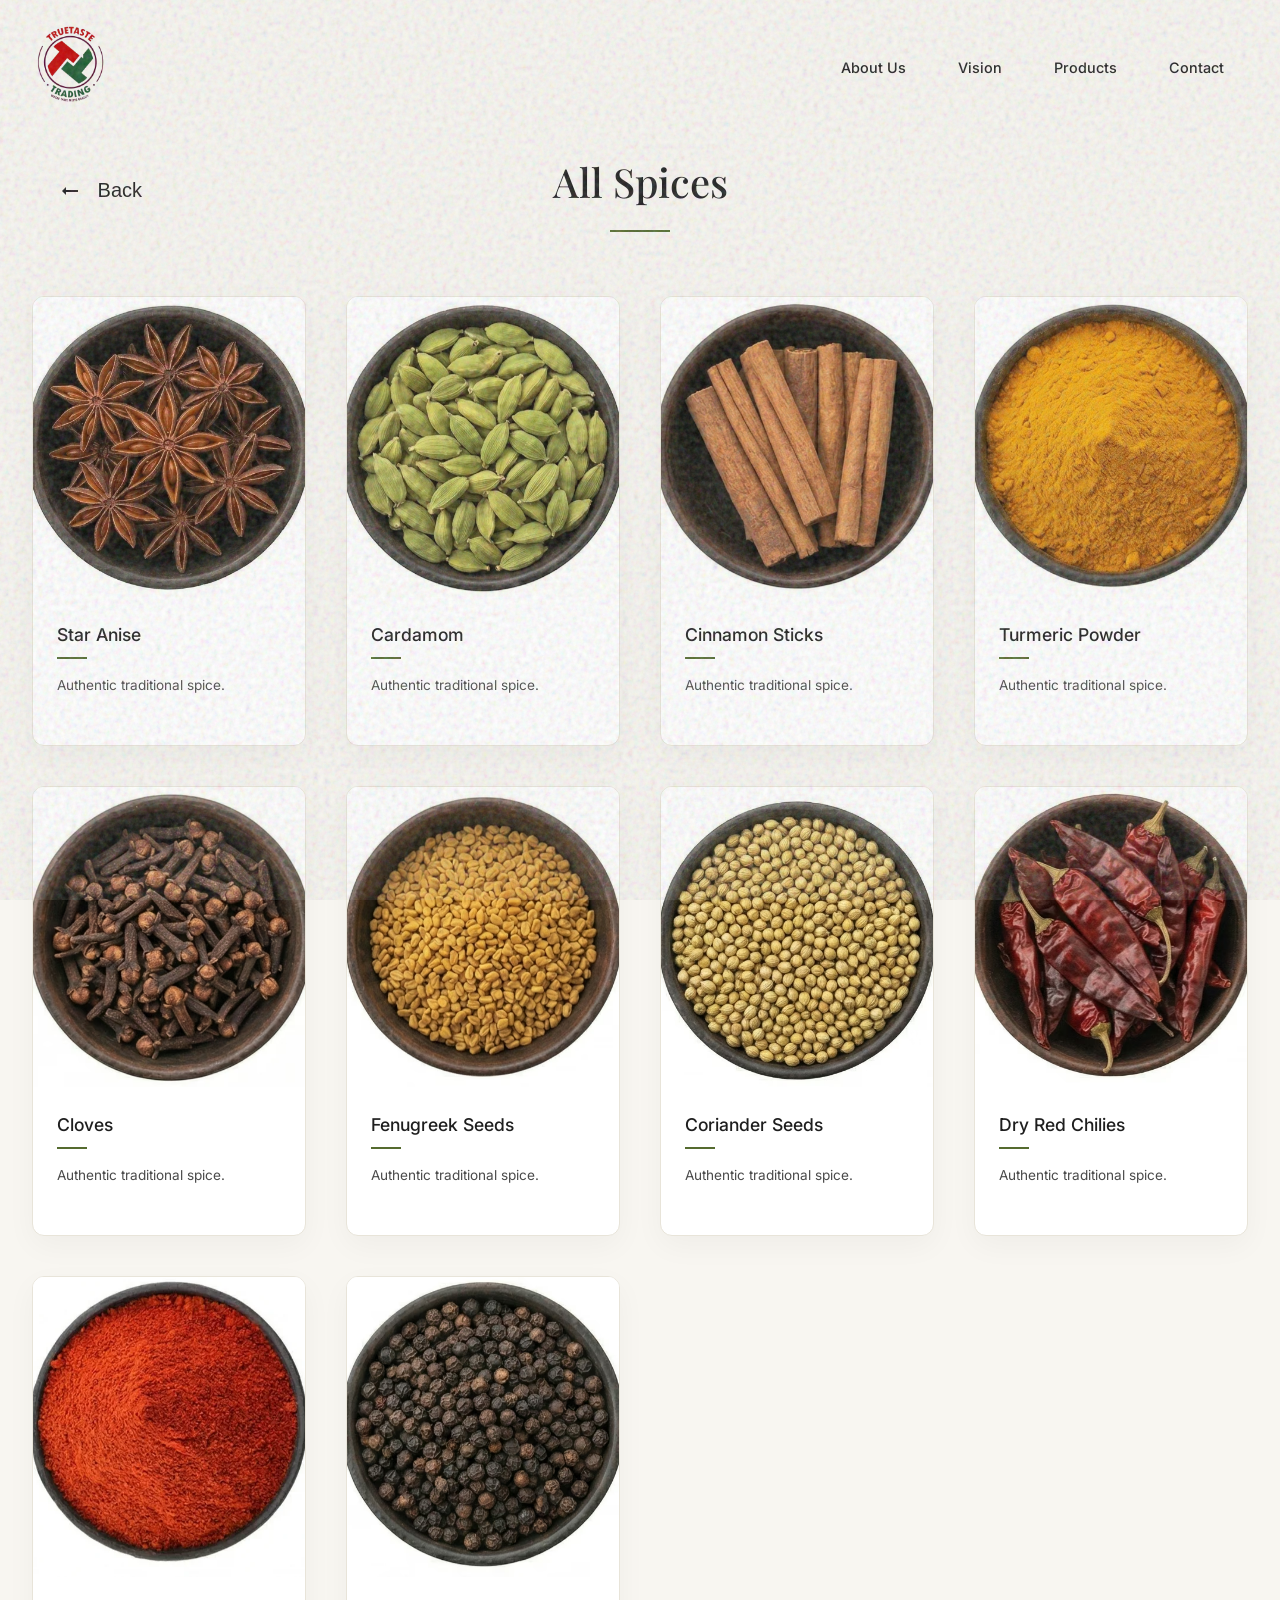
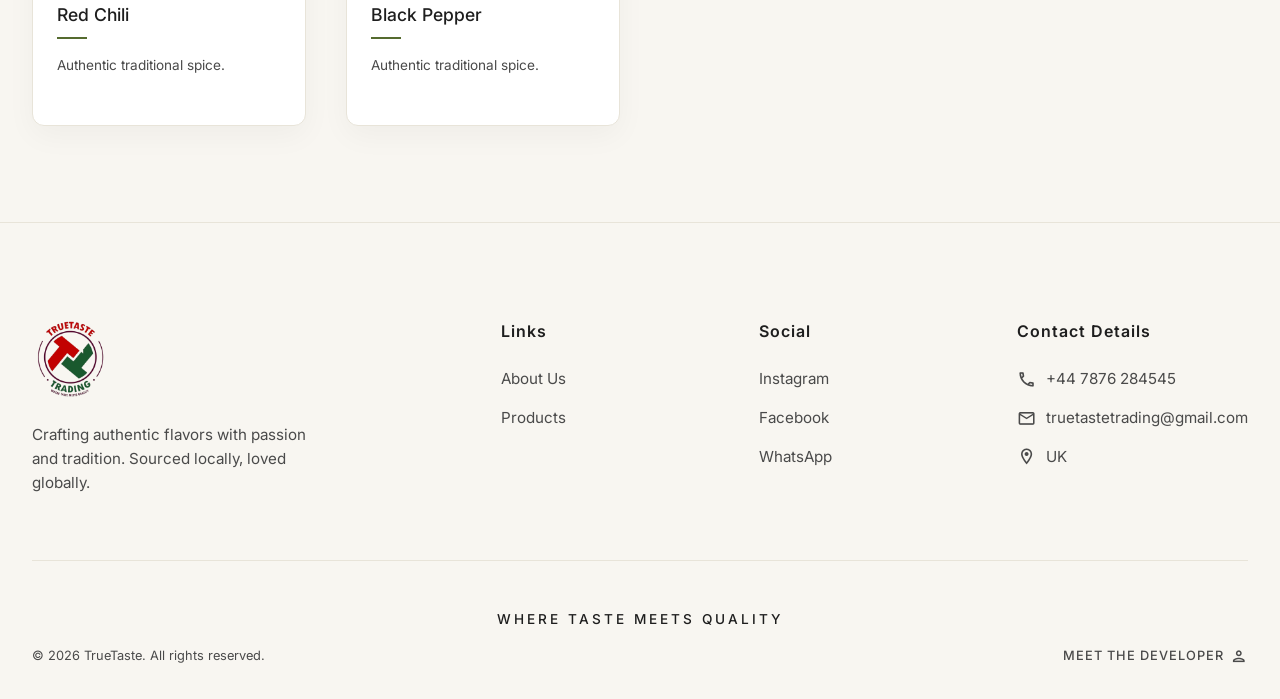
<file: spices.html>
<!DOCTYPE html>

<html lang="en">

<head>
    <meta charset="utf-8" />
    <meta content="width=device-width, initial-scale=1.0" name="viewport" />
    <title>Premium Spices | Authentic Cardamom, Pepper & Cloves</title>
    <!-- Security Headers -->
    <meta content="1; mode=block" http-equiv="X-XSS-Protection" />
    <meta content="nosniff" http-equiv="X-Content-Type-Options" />
    <meta content="strict-origin-when-cross-origin" name="referrer" />
    <!-- Performance Optimization -->
    <link href="https://fonts.googleapis.com" rel="preconnect" />
    <link crossorigin="" href="https://fonts.gstatic.com" rel="preconnect" />
    <meta
        content="Savor the rich aroma of pure Malabar spices. Shop premium Kerala black pepper, green cardamom, cloves, and cinnamon sourced directly from traditional farms."
        name="description" />
    <meta
        content="premium kerala spices, pure malabar black pepper, green cardamom, organic cloves, cinnamon sticks, nutmeg, traditional farmers spices, high quality spices"
        name="keywords" />
    <link rel="canonical" href="https://www.truetastetrading.com/spices" />
    <link
        href="https://fonts.googleapis.com/css2?family=Outfit:wght@300;400;500;600;700&amp;family=Playfair+Display:ital,wght@0,400;0,600;1,400&amp;display=swap"
        rel="stylesheet" />
    <link href="https://fonts.googleapis.com/icon?family=Material+Icons+Outlined" rel="stylesheet" />
    
    <!-- Open Graph / Facebook / WhatsApp -->
    <meta property="og:type" content="website" />
    <meta property="og:url" content="https://www.truetastetrading.com/spices" />
    <meta property="og:title" content="Premium Spices | Authentic Cardamom, Pepper & Cloves" />
    <meta property="og:description" content="width=device-width, initial-scale=1.0" name="viewport" />     <title>Premium Spices | Authentic Cardamom, Pepper & Cloves</title>     <!-- Security Headers -->     <meta content="1; mode=block" http-equiv="X-XSS-Protection" />     <meta content="nosniff" http-equiv="X-Content-Type-Options" />     <meta content="strict-origin-when-cross-origin" name="referrer" />     <!-- Performance Optimization -->     <link href="https://fonts.googleapis.com" rel="preconnect" />     <link crossorigin="" href="https://fonts.gstatic.com" rel="preconnect" />     <meta         content="Savor the rich aroma of pure Malabar spices. Shop premium Kerala black pepper, green cardamom, cloves, and cinnamon sourced directly from traditional farms." />
    <meta property="og:image" content="https://www.truetastetrading.com/assets/logo.png" />
    <meta property="og:site_name" content="TrueTaste Trading" />

    <!-- Twitter -->
    <meta name="twitter:card" content="summary_large_image" />
    <meta name="twitter:url" content="https://www.truetastetrading.com/spices" />
    <meta name="twitter:title" content="Premium Spices | Authentic Cardamom, Pepper & Cloves" />
    <meta name="twitter:description" content="width=device-width, initial-scale=1.0" name="viewport" />     <title>Premium Spices | Authentic Cardamom, Pepper & Cloves</title>     <!-- Security Headers -->     <meta content="1; mode=block" http-equiv="X-XSS-Protection" />     <meta content="nosniff" http-equiv="X-Content-Type-Options" />     <meta content="strict-origin-when-cross-origin" name="referrer" />     <!-- Performance Optimization -->     <link href="https://fonts.googleapis.com" rel="preconnect" />     <link crossorigin="" href="https://fonts.gstatic.com" rel="preconnect" />     <meta         content="Savor the rich aroma of pure Malabar spices. Shop premium Kerala black pepper, green cardamom, cloves, and cinnamon sourced directly from traditional farms." />
    <meta name="twitter:image" content="https://www.truetastetrading.com/assets/logo.png" />

    <!-- Favicon (Absolute URLs for Search Engines) -->
    <link rel="icon" href="https://www.truetastetrading.com/favicon.ico" type="image/x-icon" />
    <link rel="shortcut icon" href="https://www.truetastetrading.com/favicon.ico" type="image/x-icon" />
    <link rel="icon" type="image/png" sizes="32x32" href="https://www.truetastetrading.com/assets/favicon-32x32.png" />
    <link rel="icon" type="image/png" sizes="16x16" href="https://www.truetastetrading.com/assets/favicon-16x16.png" />
    <link rel="apple-touch-icon" sizes="180x180" href="https://www.truetastetrading.com/assets/apple-touch-icon.png" />

    <link href="style.css" rel="stylesheet" />
</head>

<body>
    <!-- Preloader -->
    <div class="preloader" id="preloader">
        <div class="spinner">
            <div class="circle"></div>
            <div class="circle"></div>
        </div>
        <div class="loading-text">TRUETASTE</div>
    </div>
    <!-- Grain Texture Overlay -->
    <div class="grain-overlay"></div>
    <!-- Navigation -->
    <nav class="navbar" id="navbar">
        <div class="nav-container">
            <a class="logo" href="index.html#hero">
                <picture>
                    <source srcset="assets/logo.avif" type="image/avif" />
                    <source srcset="assets/logo.webp" type="image/webp" /><img alt="TRUETASTE Logo" decoding="async"
                        height="500" loading="lazy" src="assets/logo.webp" width="500" />
                </picture>
            </a>
            <div class="nav-links">
                <a href="index.html#about">About Us</a>
                <a href="index.html#vision">Vision</a>
                <a href="index.html#product">Products</a>
                <a href="index.html#contact">Contact</a>
            </div>
        </div>
    </nav>
    <section class="products fade-up" style="padding-top: 150px; min-height: 100vh;">
        <div class="section-header" style="position: relative;">
            <button class="card-btn" onclick="window.location.href='index.html#product'"
                style="position: absolute; left: 0; top: 50%; transform: translateY(-50%); padding: 0.8rem 1.6rem; font-size: 1.25rem; font-weight: 500;">
                <span class="material-icons-outlined"
                    style="transform: rotate(180deg); margin-right: 8px; font-size: 1.5rem;">arrow_right_alt</span> Back
            </button>
            <h2 class="section-title">All Spices</h2>
            <div class="section-divider"></div>
        </div>
        <div class="grid-container">
            <!-- Product 1 -->
            <div class="product-card">
                <div class="product-img-wrap">
                    <picture>
                        <source srcset="assets/spices/1.avif" type="image/avif" />
                        <source srcset="assets/spices/1.webp" type="image/webp" /><img alt="Premium Spice 1"
                            class="product-img" decoding="async" height="504" loading="lazy" src="assets/spices/1.webp"
                            width="504" />
                    </picture>
                </div>
                <div class="product-info">
                    <h4 class="product-name">Star Anise</h4>
                    <div class="product-name-line"></div>
                    <p class="product-short-desc">Authentic traditional spice.</p>
                </div>
            </div>
            <!-- Product 2 -->
            <div class="product-card">
                <div class="product-img-wrap">
                    <picture>
                        <source srcset="assets/spices/2.avif" type="image/avif" />
                        <source srcset="assets/spices/2.webp" type="image/webp" /><img alt="Premium Spice 2"
                            class="product-img" decoding="async" height="504" loading="lazy" src="assets/spices/2.webp"
                            width="504" />
                    </picture>
                </div>
                <div class="product-info">
                    <h4 class="product-name">Cardamom</h4>
                    <div class="product-name-line"></div>
                    <p class="product-short-desc">Authentic traditional spice.</p>
                </div>
            </div>
            <!-- Product 3 -->
            <div class="product-card">
                <div class="product-img-wrap">
                    <picture>
                        <source srcset="assets/spices/3.avif" type="image/avif" />
                        <source srcset="assets/spices/3.webp" type="image/webp" /><img alt="Premium Spice 3"
                            class="product-img" decoding="async" height="504" loading="lazy" src="assets/spices/3.webp"
                            width="504" />
                    </picture>
                </div>
                <div class="product-info">
                    <h4 class="product-name">Cinnamon Sticks</h4>
                    <div class="product-name-line"></div>
                    <p class="product-short-desc">Authentic traditional spice.</p>
                </div>
            </div>
            <!-- Product 4 -->
            <div class="product-card">
                <div class="product-img-wrap">
                    <picture>
                        <source srcset="assets/spices/4.avif" type="image/avif" />
                        <source srcset="assets/spices/4.webp" type="image/webp" /><img alt="Premium Spice 4"
                            class="product-img" decoding="async" height="504" loading="lazy" src="assets/spices/4.webp"
                            width="504" />
                    </picture>
                </div>
                <div class="product-info">
                    <h4 class="product-name">Turmeric Powder</h4>
                    <div class="product-name-line"></div>
                    <p class="product-short-desc">Authentic traditional spice.</p>
                </div>
            </div>
            <!-- Product 5 -->
            <div class="product-card">
                <div class="product-img-wrap">
                    <picture>
                        <source srcset="assets/spices/5.avif" type="image/avif" />
                        <source srcset="assets/spices/5.webp" type="image/webp" /><img alt="Premium Spice 5"
                            class="product-img" decoding="async" height="504" loading="lazy" src="assets/spices/5.webp"
                            width="504" />
                    </picture>
                </div>
                <div class="product-info">
                    <h4 class="product-name">Cloves</h4>
                    <div class="product-name-line"></div>
                    <p class="product-short-desc">Authentic traditional spice.</p>
                </div>
            </div>
            <!-- Product 6 -->
            <div class="product-card">
                <div class="product-img-wrap">
                    <picture>
                        <source srcset="assets/spices/6.avif" type="image/avif" />
                        <source srcset="assets/spices/6.webp" type="image/webp" /><img alt="Premium Spice 6"
                            class="product-img" decoding="async" height="515" loading="lazy" src="assets/spices/6.webp"
                            width="515" />
                    </picture>
                </div>
                <div class="product-info">
                    <h4 class="product-name">Fenugreek Seeds</h4>
                    <div class="product-name-line"></div>
                    <p class="product-short-desc">Authentic traditional spice.</p>
                </div>
            </div>
            <!-- Product 7 -->
            <div class="product-card">
                <div class="product-img-wrap">
                    <picture>
                        <source srcset="assets/spices/7.avif" type="image/avif" />
                        <source srcset="assets/spices/7.webp" type="image/webp" /><img alt="Premium Spice 7"
                            class="product-img" decoding="async" height="514" loading="lazy" src="assets/spices/7.webp"
                            width="514" />
                    </picture>
                </div>
                <div class="product-info">
                    <h4 class="product-name">Coriander Seeds</h4>
                    <div class="product-name-line"></div>
                    <p class="product-short-desc">Authentic traditional spice.</p>
                </div>
            </div>
            <!-- Product 8 -->
            <div class="product-card">
                <div class="product-img-wrap">
                    <picture>
                        <source srcset="assets/spices/8.avif" type="image/avif" />
                        <source srcset="assets/spices/8.webp" type="image/webp" /><img alt="Premium Spice 8"
                            class="product-img" decoding="async" height="504" loading="lazy" src="assets/spices/8.webp"
                            width="504" />
                    </picture>
                </div>
                <div class="product-info">
                    <h4 class="product-name">Dry Red Chilies</h4>
                    <div class="product-name-line"></div>
                    <p class="product-short-desc">Authentic traditional spice.</p>
                </div>
            </div>
            <!-- Product Red Chili -->
            <div class="product-card">
                <div class="product-img-wrap">
                    <picture>
                        <source srcset="assets/spices/Red Chili.avif" type="image/avif" />
                        <source srcset="assets/spices/Red Chili.webp" type="image/webp" /><img alt="Red Chili"
                            class="product-img" decoding="async" height="513" loading="lazy"
                            src="assets/spices/Red Chili.webp" width="508" />
                    </picture>
                </div>
                <div class="product-info">
                    <h4 class="product-name">Red Chili</h4>
                    <div class="product-name-line"></div>
                    <p class="product-short-desc">Authentic traditional spice.</p>
                </div>
            </div>
            <!-- Product Pepper -->
            <div class="product-card">
                <div class="product-img-wrap">
                    <picture>
                        <source srcset="assets/spices/pepper.avif" type="image/avif" />
                        <source srcset="assets/spices/pepper.webp" type="image/webp" /><img alt="Black Pepper"
                            class="product-img" decoding="async" height="504" loading="lazy"
                            src="assets/spices/pepper.webp" width="504" />
                    </picture>
                </div>
                <div class="product-info">
                    <h4 class="product-name">Black Pepper</h4>
                    <div class="product-name-line"></div>
                    <p class="product-short-desc">Authentic traditional spice.</p>
                </div>
            </div>
        </div>
    </section>
    <!-- Footer -->
    <footer class="footer" id="contact">
        <div class="footer-grid">
            <div class="footer-col">
                <picture>
                    <source srcset="assets/logo.avif" type="image/avif" />
                    <source srcset="assets/logo.webp" type="image/webp" /><img alt="TRUETASTE Logo" class="footer-logo"
                        decoding="async" height="500" loading="lazy" src="assets/logo.webp" width="500" />
                </picture>
                <p class="footer-desc">Crafting authentic flavors with passion and tradition. Sourced locally,
                    loved globally.</p>
            </div>
            <div class="footer-col">
                <h4 class="footer-title">Links</h4>
                <a class="footer-link" href="index.html#about">About Us</a>
                <a class="footer-link" href="index.html#product">Products</a>
            </div>
            <div class="footer-col">
                <h4 class="footer-title">Social</h4>
                <a class="footer-link" href="#">Instagram</a>
                <a class="footer-link" href="#">Facebook</a>
                <a class="footer-link" href="https://wa.me/447876284545">WhatsApp</a>
            </div>
            <div class="footer-col">
                <h4 class="footer-title">Contact Details</h4>
                <a class="footer-link" href="tel:+447876284545"><span class="material-icons-outlined">call</span>+44
                    7876 284545</a>
                <a class="footer-link" href="mailto:truetastetrading@gmail.com"><span
                        class="material-icons-outlined">email</span>truetastetrading@gmail.com</a>
                <p class="footer-link" style="cursor: default;"><span
                        class="material-icons-outlined">location_on</span>UK</p>
            </div>
        </div>
        <div class="footer-bottom">
            <p class="footer-tagline">WHERE TASTE MEETS QUALITY</p>
            <div class="footer-copy">
                <span>© 2026 TrueTaste. All rights reserved.</span>
                <a href="https://www.instagram.com/intellex.web?igsh=MXBiYzk4eWdtYXRqeA==" target="_blank"
                    rel="noopener noreferrer" class="developer-link">MEET THE DEVELOPER <span
                        class="material-icons-outlined">person</span></a>
            </div>
        </div>
    </footer>
    <script defer="" src="https://cdnjs.cloudflare.com/ajax/libs/gsap/3.12.2/gsap.min.js"></script>
    <script defer="" src="script.js"></script>
</body>

</html>
</file>
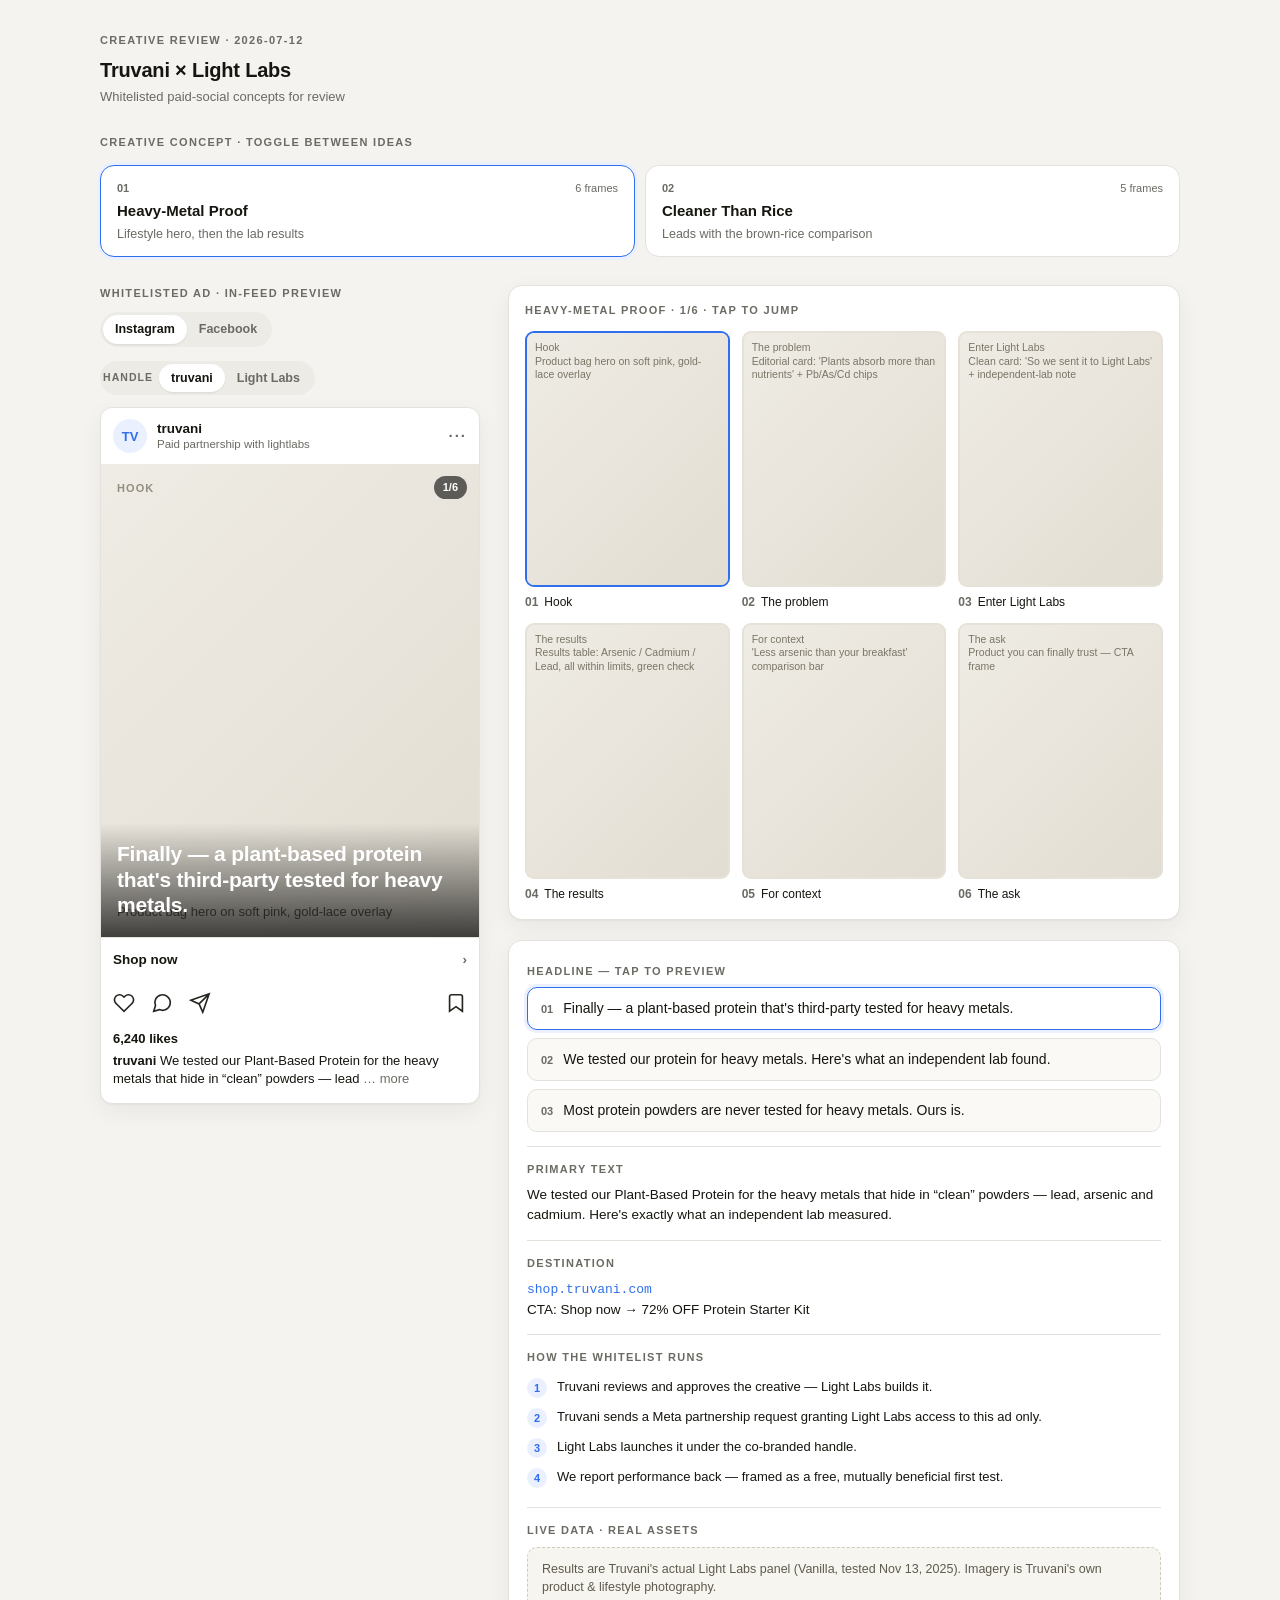
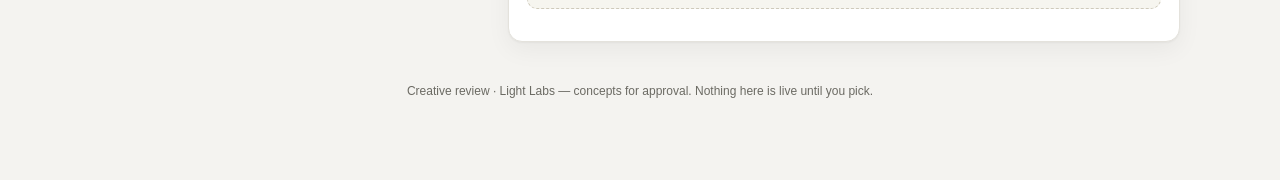
<file: .agents/skills/ad-creative/assets/creative-review-template.html>
<!DOCTYPE html>
<!--
  Creative Review Page — a shareable ad-creative approval artifact.

  HOW TO USE (agents): replace the JSON inside <script id="review-data"> below
  with the real project. Everything else renders from it. The file is
  self-contained — no build, no network, no dependencies. Open it in a browser,
  host it on any static host (Vercel/Netlify/GitHub Pages), or hand off the
  single .html file.

  THE DATA BLOCK IS JSON, NOT JAVASCRIPT:
    - double-quoted keys and strings, no comments, no trailing commas
    - it is inert data (parsed with JSON.parse), so a value can never execute
    - SECURITY: escape every literal "<" in your text values as < so a
      value like "</script>" can never break out of the tag. All values are
      also HTML-escaped again at render time.

  DATA SHAPE — see references/creative-review-page.md for the annotated spec.
  Images: each frame's "image" may be a URL, a relative path, or a data URI.
  If omitted (or the file is missing), a placeholder shows the frame label +
  the image prompt — use this for concepts not yet rendered to image.
-->
<html lang="en">
<head>
<meta charset="utf-8" />
<meta name="viewport" content="width=device-width, initial-scale=1" />
<title>Creative Review</title>
<style>
  :root {
    --bg: #f4f3f0; --card: #ffffff; --ink: #16150f; --muted: #6b6a63;
    --line: #e4e2dc; --accent: #2f6fed; --accent-soft: #eaf0fe;
    --radius: 14px; --shadow: 0 1px 2px rgba(0,0,0,.04), 0 8px 24px rgba(0,0,0,.05);
  }
  * { box-sizing: border-box; }
  body { margin: 0; background: var(--bg); color: var(--ink);
    font: 15px/1.5 -apple-system, BlinkMacSystemFont, "Segoe UI", Roboto, Helvetica, Arial, sans-serif;
    -webkit-font-smoothing: antialiased; }
  .wrap { max-width: 1120px; margin: 0 auto; padding: 32px 20px 80px; }
  .eyebrow { font-size: 11px; font-weight: 700; letter-spacing: .12em; text-transform: uppercase; color: var(--muted); }
  a { color: var(--accent); }

  header.project { margin-bottom: 28px; }
  header.project h1 { font-size: 20px; margin: 6px 0 2px; letter-spacing: -.01em; }
  header.project .sub { color: var(--muted); font-size: 13px; }

  .concepts { display: grid; grid-template-columns: repeat(auto-fit, minmax(210px, 1fr)); gap: 10px; margin: 14px 0 28px; }
  .concept { text-align: left; background: var(--card); border: 1.5px solid var(--line); border-radius: var(--radius);
    padding: 14px 16px; cursor: pointer; transition: border-color .12s, box-shadow .12s; font: inherit; color: inherit; }
  .concept:hover { border-color: #cfcdc6; }
  .concept[aria-selected="true"] { border-color: var(--accent); box-shadow: 0 0 0 3px var(--accent-soft); background: #fff; }
  .concept .row1 { display: flex; align-items: baseline; justify-content: space-between; gap: 8px; }
  .concept .num { font-size: 11px; font-weight: 700; color: var(--muted); }
  .concept .frames { font-size: 11px; color: var(--muted); }
  .concept .name { font-weight: 650; font-size: 15px; margin: 4px 0 3px; }
  .concept .tag { font-size: 12.5px; color: var(--muted); line-height: 1.35; }

  .grid { display: grid; grid-template-columns: minmax(0, 380px) minmax(0, 1fr); gap: 28px; align-items: start; }
  @media (max-width: 860px) { .grid { grid-template-columns: 1fr; } }
  .col-label { margin-bottom: 10px; }

  .toggles { display: flex; flex-wrap: wrap; gap: 14px; margin-bottom: 12px; }
  .seg { display: inline-flex; background: #ecebe6; border-radius: 999px; padding: 3px; }
  .seg button { border: 0; background: transparent; font: inherit; font-size: 12.5px; font-weight: 600; color: var(--muted);
    padding: 5px 12px; border-radius: 999px; cursor: pointer; }
  .seg button[aria-pressed="true"] { background: #fff; color: var(--ink); box-shadow: 0 1px 2px rgba(0,0,0,.08); }
  .seg .lbl { align-self: center; font-size: 10.5px; font-weight: 700; letter-spacing: .1em; text-transform: uppercase; color: var(--muted); margin-right: 6px; }

  .post { background: var(--card); border: 1px solid var(--line); border-radius: 12px; overflow: hidden; box-shadow: var(--shadow); }
  .post .top { display: flex; align-items: center; gap: 10px; padding: 11px 12px; }
  .post .avatar { width: 34px; height: 34px; border-radius: 50%; background: var(--accent-soft); color: var(--accent);
    display: grid; place-items: center; font-weight: 700; font-size: 13px; overflow: hidden; flex: none; }
  .post .avatar img { width: 100%; height: 100%; object-fit: cover; }
  .post .who { line-height: 1.2; }
  .post .who .name { font-weight: 650; font-size: 13.5px; }
  .post .who .partner { font-size: 11.5px; color: var(--muted); }
  .post .dots { margin-left: auto; color: var(--muted); font-weight: 700; letter-spacing: 2px; }
  .frame { position: relative; aspect-ratio: 4/5; background: #ded9d0; display: grid; }
  .frame img { width: 100%; height: 100%; object-fit: cover; grid-area: 1/1; z-index: 1; }
  .frame .ph { grid-area: 1/1; display: flex; flex-direction: column; justify-content: space-between; padding: 16px;
    background: linear-gradient(135deg,#efece5,#e2ddd2); }
  .frame .ph .plabel { font-size: 11px; font-weight: 700; letter-spacing: .1em; text-transform: uppercase; color: #948e80; }
  .frame .ph .pprompt { font-size: 13px; color: #5f5a4e; line-height: 1.4; }
  .frame .badge { position: absolute; top: 12px; left: 12px; z-index: 2; background: rgba(255,255,255,.92);
    font-size: 11.5px; font-weight: 600; padding: 5px 10px; border-radius: 999px; display: flex; align-items: center; gap: 5px; }
  .frame .counter { position: absolute; top: 12px; right: 12px; z-index: 2; background: rgba(0,0,0,.6); color: #fff; font-size: 11px;
    font-weight: 600; padding: 3px 9px; border-radius: 999px; }
  .frame .headline { position: absolute; left: 0; right: 0; bottom: 0; z-index: 2; padding: 18px 16px 20px; color: #fff;
    font-size: 21px; font-weight: 700; line-height: 1.2; letter-spacing: -.01em;
    background: linear-gradient(to top, rgba(0,0,0,.72), rgba(0,0,0,0)); }
  .frame .headline.light { color: var(--ink); background: linear-gradient(to top, rgba(255,255,255,.85), rgba(255,255,255,0)); }

  /* Instagram chrome */
  .ig-cta { display: flex; align-items: center; justify-content: space-between; padding: 12px; border-top: 1px solid var(--line);
    font-weight: 600; font-size: 13.5px; }
  .ig-cta .chev { color: var(--muted); }
  .ig-actions { display: flex; gap: 16px; padding: 10px 12px 2px; color: #26251f; }
  .ig-actions svg { width: 22px; height: 22px; }
  .ig-actions .save { margin-left: auto; }
  .likes { padding: 6px 12px 2px; font-weight: 650; font-size: 13px; }
  .caption { padding: 2px 12px 14px; font-size: 13px; line-height: 1.4; }
  .caption .h { font-weight: 650; }
  .caption .more { color: var(--muted); }

  /* Facebook chrome — link card below image + text actions */
  .fb-card { display: flex; align-items: center; gap: 12px; padding: 12px; background: #f3f4f6; border-top: 1px solid var(--line); }
  .fb-card .meta { min-width: 0; flex: 1; }
  .fb-card .dom { font-size: 11px; letter-spacing: .04em; text-transform: uppercase; color: var(--muted); }
  .fb-card .hl { font-size: 14px; font-weight: 650; line-height: 1.25; margin-top: 2px; overflow: hidden; }
  .fb-card .btn { flex: none; background: #e4e6eb; color: #050505; font-weight: 650; font-size: 12.5px; padding: 8px 14px; border-radius: 7px; }
  .fb-actions { display: flex; padding: 4px 12px; border-top: 1px solid var(--line); }
  .fb-actions span { flex: 1; text-align: center; padding: 8px 0; font-size: 13px; font-weight: 600; color: var(--muted); }

  .board { background: var(--card); border: 1px solid var(--line); border-radius: var(--radius); padding: 16px; box-shadow: var(--shadow); margin-bottom: 20px; }
  .board .frames-grid { display: grid; grid-template-columns: repeat(3, 1fr); gap: 12px; margin-top: 12px; }
  @media (max-width: 480px) { .board .frames-grid { grid-template-columns: repeat(2, 1fr); } }
  .thumb { border: 0; background: transparent; padding: 0; cursor: pointer; text-align: left; font: inherit; color: inherit; }
  .thumb .box { aspect-ratio: 4/5; border-radius: 9px; overflow: hidden; border: 2px solid transparent; background: #e7e2d8;
    display: grid; transition: border-color .12s; }
  .thumb[aria-current="true"] .box { border-color: var(--accent); }
  .thumb .box img { width: 100%; height: 100%; object-fit: cover; grid-area: 1/1; z-index: 1; }
  .thumb .box .mini { grid-area: 1/1; padding: 8px; font-size: 10.5px; color: #7a7566; line-height: 1.3;
    background: linear-gradient(135deg,#efece5,#e2ddd2); overflow: hidden; }
  .thumb .cap { margin-top: 6px; font-size: 12px; }
  .thumb .cap .n { color: var(--muted); font-weight: 700; margin-right: 6px; }

  .copy { background: var(--card); border: 1px solid var(--line); border-radius: var(--radius); padding: 18px; box-shadow: var(--shadow); }
  .copy .block { padding: 14px 0; border-top: 1px solid var(--line); }
  .copy .block:first-of-type { border-top: 0; padding-top: 4px; }
  .headline-opt { display: flex; gap: 10px; align-items: flex-start; width: 100%; text-align: left; font: inherit; color: inherit;
    background: #faf9f6; border: 1.5px solid var(--line); border-radius: 10px; padding: 11px 13px; cursor: pointer; margin-top: 8px; }
  .headline-opt[aria-pressed="true"] { border-color: var(--accent); background: #fff; box-shadow: 0 0 0 3px var(--accent-soft); }
  .headline-opt .n { font-size: 11px; font-weight: 700; color: var(--muted); margin-top: 2px; }
  .headline-opt .t { font-size: 14px; line-height: 1.35; }
  .kv { font-size: 13.5px; line-height: 1.5; }
  .kv .dest { color: var(--accent); font-family: ui-monospace, SFMono-Regular, Menlo, monospace; font-size: 13px; }
  .steps { margin: 8px 0 0; padding: 0; list-style: none; }
  .steps li { display: flex; gap: 10px; padding: 5px 0; font-size: 13px; line-height: 1.4; }
  .steps li .i { flex: none; width: 20px; height: 20px; border-radius: 50%; background: var(--accent-soft); color: var(--accent);
    display: grid; place-items: center; font-size: 11px; font-weight: 700; }
  .grounding { background: #f6f5ef; border: 1px dashed #cfcabb; border-radius: 10px; padding: 12px 14px; font-size: 12.5px; color: #5f5a4e; line-height: 1.45; margin-top: 8px; }
  .err { background: #fbeaea; border: 1px solid #e6b7b7; color: #8a2b2b; border-radius: 10px; padding: 14px 16px; font-size: 13px; }
  footer { margin-top: 40px; text-align: center; font-size: 12px; color: var(--muted); }
</style>
</head>
<body>

<!-- DATA — replace this JSON with your project (see the comment at the top of the file). -->
<script type="application/json" id="review-data">
{
  "project": {
    "brand": "Truvani",
    "agency": "Light Labs",
    "date": "2026-07-12",
    "note": "Whitelisted paid-social concepts for review"
  },
  "platforms": ["instagram", "facebook"],
  "concepts": [
    {
      "name": "Heavy-Metal Proof",
      "tagline": "Lifestyle hero, then the lab results",
      "handles": [
        { "name": "truvani", "partner": "Paid partnership with lightlabs", "initials": "TV" },
        { "name": "Light Labs", "partner": "Paid partnership with truvani", "initials": "LL" }
      ],
      "frames": [
        { "label": "Hook", "prompt": "Product bag hero on soft pink, gold-lace overlay", "headline": "Finally — a plant-based protein that's third-party tested for heavy metals.", "headlineTheme": "dark" },
        { "label": "The problem", "prompt": "Editorial card: 'Plants absorb more than nutrients' + Pb/As/Cd chips" },
        { "label": "Enter Light Labs", "prompt": "Clean card: 'So we sent it to Light Labs' + independent-lab note" },
        { "label": "The results", "prompt": "Results table: Arsenic / Cadmium / Lead, all within limits, green check" },
        { "label": "For context", "prompt": "'Less arsenic than your breakfast' comparison bar" },
        { "label": "The ask", "prompt": "Product you can finally trust — CTA frame", "headline": "Protein you can finally trust." }
      ],
      "headlines": [
        "Finally — a plant-based protein that's third-party tested for heavy metals.",
        "We tested our protein for heavy metals. Here's what an independent lab found.",
        "Most protein powders are never tested for heavy metals. Ours is."
      ],
      "primaryText": "We tested our Plant-Based Protein for the heavy metals that hide in “clean” powders — lead, arsenic and cadmium. Here's exactly what an independent lab measured.",
      "destination": { "url": "shop.truvani.com", "cta": "Shop now", "offer": "72% OFF Protein Starter Kit" },
      "rollout": {
        "title": "How the whitelist runs",
        "steps": [
          "Truvani reviews and approves the creative — Light Labs builds it.",
          "Truvani sends a Meta partnership request granting Light Labs access to this ad only.",
          "Light Labs launches it under the co-branded handle.",
          "We report performance back — framed as a free, mutually beneficial first test."
        ]
      },
      "grounding": "Results are Truvani's actual Light Labs panel (Vanilla, tested Nov 13, 2025). Imagery is Truvani's own product & lifestyle photography."
    },
    {
      "name": "Cleaner Than Rice",
      "tagline": "Leads with the brown-rice comparison",
      "frames": [
        { "label": "Hook", "prompt": "Split visual: brown rice vs protein scoop", "headline": "Your “clean” brown rice protein? Test it.", "headlineTheme": "dark" },
        { "label": "The claim", "prompt": "Stat card comparing arsenic levels" },
        { "label": "The proof", "prompt": "Light Labs results table" },
        { "label": "The context", "prompt": "What the numbers mean, plainly" },
        { "label": "The ask", "prompt": "Starter-kit offer frame", "headline": "Trust the label. Then trust the test." }
      ],
      "headlines": [
        "Your “clean” brown rice protein? Test it.",
        "Brown rice protein is often the worst offender for arsenic. We checked ours.",
        "“Plant-based” doesn't mean “clean.” We have the lab panel to prove ours is."
      ],
      "primaryText": "Brown-rice protein is one of the most common sources of dietary arsenic. So we sent ours to an independent lab. Here's the panel.",
      "destination": { "url": "shop.truvani.com", "cta": "Shop now", "offer": "72% OFF Protein Starter Kit" },
      "grounding": "Comparison figures are from Truvani's Light Labs panel and published dietary-arsenic ranges. No competitor is named."
    }
  ]
}
</script>

<div class="wrap">
  <header class="project" id="project"></header>
  <div class="eyebrow">Creative concept · toggle between ideas</div>
  <div class="concepts" id="concepts" role="tablist"></div>
  <div class="grid">
    <section>
      <div class="eyebrow col-label" id="preview-label">In-feed preview</div>
      <div class="toggles" id="toggles"></div>
      <div class="post" id="post"></div>
    </section>
    <section>
      <div class="board">
        <div class="eyebrow" id="board-label">Storyboard · tap to jump</div>
        <div class="frames-grid" id="frames-grid"></div>
      </div>
      <div class="copy" id="copy"></div>
    </section>
  </div>
  <footer id="footer"></footer>
</div>

<script>
/* ============================================================================
   RENDER — generic; no need to edit when swapping the DATA JSON above.
   ========================================================================== */
const esc = (s) => String(s == null ? "" : s).replace(/[&<>"']/g, c => (
  { "&": "&amp;", "<": "&lt;", ">": "&gt;", '"': "&quot;", "'": "&#39;" }[c]));
const PLATFORMS = { instagram: "Instagram", facebook: "Facebook" };

let DATA;
try {
  DATA = JSON.parse(document.getElementById("review-data").textContent);
} catch (e) {
  document.querySelector(".wrap").innerHTML =
    '<div class="err"><b>Couldn\'t read the review data.</b><br/>The <code>#review-data</code> block must be valid JSON — double-quoted keys and strings, no comments, no trailing commas. Parser said: ' + esc(e.message) + '</div>';
  throw e;
}

const state = { concept: 0, frame: 0, platform: null, handle: 0, headline: 0 };
const concept = () => DATA.concepts[state.concept];

// platforms restricted to the ones we can render; default to first valid
const platformList = () => (DATA.platforms || ["instagram"]).filter(p => PLATFORMS[p]);
state.platform = platformList()[0] || "instagram";

const heart = '<svg viewBox="0 0 24 24" fill="none" stroke="currentColor" stroke-width="1.8"><path d="M20.8 4.6a5.5 5.5 0 0 0-7.8 0L12 5.6l-1-1a5.5 5.5 0 1 0-7.8 7.8l1 1L12 21l7.8-7.6 1-1a5.5 5.5 0 0 0 0-7.8z"/></svg>';
const comment = '<svg viewBox="0 0 24 24" fill="none" stroke="currentColor" stroke-width="1.8"><path d="M21 11.5a8.4 8.4 0 0 1-11.8 7.7L3 21l1.9-6.2A8.4 8.4 0 1 1 21 11.5z"/></svg>';
const share = '<svg viewBox="0 0 24 24" fill="none" stroke="currentColor" stroke-width="1.8"><path d="M22 2 11 13M22 2l-7 20-4-9-9-4 20-7z"/></svg>';
const bookmark = '<svg viewBox="0 0 24 24" fill="none" stroke="currentColor" stroke-width="1.8"><path d="M19 21l-7-5-7 5V5a2 2 0 0 1 2-2h10a2 2 0 0 1 2 2z"/></svg>';

function renderProject() {
  const p = DATA.project || {};
  const line = [p.brand, p.agency && `× ${p.agency}`].filter(Boolean).join(" ");
  document.getElementById("project").innerHTML =
    `<div class="eyebrow">Creative review${p.date ? " · " + esc(p.date) : ""}</div>
     <h1>${esc(line || "Ad creative")}</h1>${p.note ? `<div class="sub">${esc(p.note)}</div>` : ""}`;
  document.getElementById("footer").innerHTML =
    `Creative review${p.agency ? " · " + esc(p.agency) : ""} — concepts for approval. Nothing here is live until you pick.`;
}

function renderConcepts() {
  document.getElementById("concepts").innerHTML = DATA.concepts.map((c, i) => `
    <button class="concept" role="tab" aria-selected="${i === state.concept}" data-i="${i}">
      <div class="row1"><span class="num">${String(i + 1).padStart(2, "0")}</span>
        <span class="frames">${c.frames.length} frame${c.frames.length === 1 ? "" : "s"}</span></div>
      <div class="name">${esc(c.name)}</div>
      <div class="tag">${esc(c.tagline || "")}</div>
    </button>`).join("");
  document.querySelectorAll(".concept").forEach(b =>
    b.onclick = () => { state.concept = +b.dataset.i; state.frame = 0; state.handle = 0; state.headline = 0; renderAll(); });
}

function handles() {
  return concept().handles || [{
    name: DATA.project?.brand || "brand",
    partner: DATA.project?.agency ? "Paid partnership with " + DATA.project.agency.toLowerCase() : "Sponsored",
    initials: (DATA.project?.brand || "AD").slice(0, 2).toUpperCase()
  }];
}

function renderToggles() {
  const plats = platformList(), hs = handles();
  let html = "";
  if (plats.length > 1) {
    html += `<div class="seg" role="group">${plats.map(p =>
      `<button data-plat="${esc(p)}" aria-pressed="${p === state.platform}">${esc(PLATFORMS[p])}</button>`).join("")}</div>`;
  }
  if (hs.length > 1) {
    html += `<div class="seg" role="group"><span class="lbl">Handle</span>${hs.map((h, i) =>
      `<button data-handle="${i}" aria-pressed="${i === state.handle}">${esc(h.name)}</button>`).join("")}</div>`;
  }
  const el = document.getElementById("toggles");
  el.innerHTML = html;
  el.querySelectorAll("[data-plat]").forEach(b => b.onclick = () => { state.platform = b.dataset.plat; renderToggles(); renderPost(); });
  el.querySelectorAll("[data-handle]").forEach(b => b.onclick = () => { state.handle = +b.dataset.handle; renderToggles(); renderPost(); });
  document.getElementById("preview-label").textContent = (hs.length > 1 ? "Whitelisted ad · " : "") + "In-feed preview";
}

// placeholder underneath + image on top; a missing/broken image removes itself → placeholder shows
function frameVisual(f, phCls) {
  const ph = `<div class="${phCls}"><div class="plabel">${esc(f.label)}</div><div class="pprompt">${esc(f.prompt || "")}</div></div>`;
  const img = f.image ? `<img src="${esc(f.image)}" alt="${esc(f.label)}" onerror="this.remove()" />` : "";
  return ph + img;
}

function frameHTML(c, f) {
  const total = c.frames.length;
  const headlineText = state.frame === 0 ? (c.headlines?.[state.headline] || f.headline || "") : (f.headline || "");
  const theme = f.headlineTheme === "light" ? " light" : "";
  return `<div class="frame">
      ${frameVisual(f, "ph")}
      <span class="counter">${state.frame + 1}/${total}</span>
      ${headlineText ? `<div class="headline${theme}">${esc(headlineText)}</div>` : ""}
    </div>`;
}

function renderPost() {
  const c = concept(), f = c.frames[state.frame], h = handles()[state.handle] || handles()[0];
  const dest = c.destination || {};
  const top = `<div class="top">
      <div class="avatar">${h.initials ? esc(h.initials) : ""}</div>
      <div class="who"><div class="name">${esc(h.name)}</div><div class="partner">${esc(h.partner || "Sponsored")}</div></div>
      <div class="dots">···</div>
    </div>`;

  let chrome;
  if (state.platform === "facebook") {
    const domain = dest.url ? esc(dest.url) : "";
    const hl = c.headlines?.[state.headline] || f.headline || dest.offer || "";
    chrome = `<div class="fb-card">
        <div class="meta"><div class="dom">${domain}</div><div class="hl">${esc(hl)}</div></div>
        ${dest.cta ? `<div class="btn">${esc(dest.cta)}</div>` : ""}
      </div>
      <div class="fb-actions"><span>Like</span><span>Comment</span><span>Share</span></div>`;
  } else {
    chrome = `<div class="ig-cta"><span>${esc(dest.cta || "Learn more")}</span><span class="chev">›</span></div>
      <div class="ig-actions">${heart}${comment}${share}<span class="save">${bookmark}</span></div>
      <div class="likes">6,240 likes</div>
      <div class="caption"><span class="h">${esc(h.name)}</span> ${esc((c.primaryText || "").slice(0, 90))}<span class="more"> … more</span></div>`;
  }

  document.getElementById("post").innerHTML = top + frameHTML(c, f) + chrome;
  document.getElementById("board-label").textContent = `${c.name} · ${state.frame + 1}/${c.frames.length} · tap to jump`;
}

function renderBoard() {
  const c = concept();
  document.getElementById("frames-grid").innerHTML = c.frames.map((f, i) => `
    <button class="thumb" aria-current="${i === state.frame}" data-i="${i}">
      <div class="box">${frameVisual(f, "mini")}</div>
      <div class="cap"><span class="n">${String(i + 1).padStart(2, "0")}</span>${esc(f.label)}</div>
    </button>`).join("");
  document.querySelectorAll(".thumb").forEach(b =>
    b.onclick = () => { state.frame = +b.dataset.i; renderPost(); renderBoard(); });
}

function renderCopy() {
  const c = concept(), dest = c.destination || {};
  let html = "";
  if (c.headlines?.length) {
    html += `<div class="block"><div class="eyebrow">Headline — tap to preview</div>${c.headlines.map((h, i) =>
      `<button class="headline-opt" aria-pressed="${i === state.headline}" data-i="${i}">
        <span class="n">${String(i + 1).padStart(2, "0")}</span><span class="t">${esc(h)}</span></button>`).join("")}</div>`;
  }
  if (c.primaryText) html += `<div class="block"><div class="eyebrow">Primary text</div><div class="kv" style="margin-top:8px">${esc(c.primaryText)}</div></div>`;
  if (dest.url || dest.cta) {
    html += `<div class="block"><div class="eyebrow">Destination</div><div class="kv" style="margin-top:8px">
      ${dest.url ? `<span class="dest">${esc(dest.url)}</span><br/>` : ""}
      ${dest.cta ? `CTA: ${esc(dest.cta)}` : ""}${dest.offer ? ` → ${esc(dest.offer)}` : ""}</div></div>`;
  }
  if (c.rollout?.steps?.length) {
    html += `<div class="block"><div class="eyebrow">${esc(c.rollout.title || "How it runs")}</div>
      <ol class="steps">${c.rollout.steps.map((s, i) => `<li><span class="i">${i + 1}</span><span>${esc(s)}</span></li>`).join("")}</ol></div>`;
  }
  if (c.grounding) html += `<div class="block"><div class="eyebrow">Live data · real assets</div><div class="grounding">${esc(c.grounding)}</div></div>`;
  const el = document.getElementById("copy");
  el.innerHTML = html;
  el.querySelectorAll(".headline-opt").forEach(b =>
    b.onclick = () => { state.headline = +b.dataset.i; state.frame = 0; renderPost(); renderBoard(); renderCopy(); });
}

function renderAll() { renderConcepts(); renderToggles(); renderPost(); renderBoard(); renderCopy(); }
renderProject();
renderAll();
</script>
</body>
</html>
</file>
<file: style.css>
@import url('https://fonts.googleapis.com/css2?family=Inter:wght@300;400;500;600&family=Playfair+Display:ital,wght@0,400;0,600;1,400&display=swap');

:root {
    --bg-color: #F8F6F1;
    --accent-color: #556B2F;
    --text-color: #1E1E1E;
    --text-light: #4A4A4A;
    --card-bg: #FFFFFF;
    --divider-color: #E8E4D9;
    --shadow-soft: 0 10px 30px rgba(0, 0, 0, 0.04);
    --shadow-hover: 0 20px 40px rgba(0, 0, 0, 0.08);
    --radius-md: 12px;
    --radius-lg: 20px;
    --transition-smooth: all 0.3s cubic-bezier(0.25, 0.8, 0.25, 1);
    --transition-fast: all 0.2s ease-in-out;
    --font-sans: 'Inter', sans-serif;
    --font-serif: 'Playfair Display', serif;
}

* {
    margin: 0;
    padding: 0;
    box-sizing: border-box;
}

html {
    scroll-behavior: smooth;
    scroll-padding-top: 100px;
    /* Accounts for the fixed navbar height */
}

body {
    font-family: var(--font-sans);
    background-color: var(--bg-color);
    color: var(--text-color);
    line-height: 1.6;
    overflow-x: hidden;
}

/* Preloader */
.preloader {
    position: fixed;
    top: 0;
    left: 0;
    width: 100%;
    height: 100%;
    background-color: var(--bg-color);
    z-index: 10000;
    display: flex;
    flex-direction: column;
    justify-content: center;
    align-items: center;
    transition: opacity 0.8s ease, visibility 0.8s ease;
}

.preloader.hidden {
    opacity: 0;
    visibility: hidden;
}

.spinner {
    position: relative;
    width: 60px;
    height: 60px;
}

.spinner .circle {
    position: absolute;
    top: 0;
    left: 0;
    width: 100%;
    height: 100%;
    border-radius: 50%;
    border: 3px solid transparent;
    border-top-color: var(--accent-color);
    animation: spin 1s linear infinite;
}

.spinner .circle:nth-child(2) {
    width: 70%;
    height: 70%;
    top: 15%;
    left: 15%;
    border-top-color: transparent;
    border-bottom-color: var(--accent-color);
    animation: spin-reverse 0.8s linear infinite;
}

.preloader .loading-text {
    margin-top: 1.5rem;
    font-family: var(--font-serif);
    font-size: 1.2rem;
    letter-spacing: 4px;
    color: var(--accent-color);
    animation: pulse 1.5s infinite alternate;
}

@keyframes spin {
    0% {
        transform: rotate(0deg);
    }

    100% {
        transform: rotate(360deg);
    }
}

@keyframes spin-reverse {
    0% {
        transform: rotate(360deg);
    }

    100% {
        transform: rotate(0deg);
    }
}

@keyframes pulse {
    0% {
        opacity: 0.6;
        transform: scale(0.98);
    }

    100% {
        opacity: 1;
        transform: scale(1);
    }
}

/* Subtle Grain Texture overlay */
.grain-overlay {
    position: fixed;
    top: 0;
    left: 0;
    width: 100%;
    height: 100%;
    pointer-events: none;
    z-index: 9999;
    opacity: 0.25;
    background-image: url("data:image/svg+xml,%3Csvg viewBox='0 0 200 200' xmlns='http://www.w3.org/2000/svg'%3E%3Cfilter id='noiseFilter'%3E%3CfeTurbulence type='fractalNoise' baseFrequency='0.8' numOctaves='3' stitchTiles='stitch'/%3E%3C/filter%3E%3Crect width='100%25' height='100%25' filter='url(%23noiseFilter)'/%3E%3C/svg%3E");
}

/* Typography Globals */
h1,
h2,
h3,
h4,
.hero-tagline,
.section-title {
    color: var(--text-color);
    font-weight: 500;
}

/* Navbar */
.navbar {
    position: fixed;
    top: 0;
    left: 0;
    width: 100%;
    padding: 1.5rem 0;
    z-index: 100;
    transition: var(--transition-smooth);
    background: transparent;
}

.navbar.scrolled {
    background: rgba(248, 246, 241, 0.95);
    backdrop-filter: blur(10px);
    border-bottom: 1px solid var(--divider-color);
    padding: 1rem 0;
}

.nav-container {
    max-width: 1300px;
    margin: 0 auto;
    padding: 0 2rem;
    display: flex;
    justify-content: space-between;
    align-items: center;
}

.logo {
    display: inline-flex;
    align-items: center;
    text-decoration: none;
}

.logo img {
    height: 80px;
    width: auto;
    object-fit: contain;
}

.nav-links a {
    text-decoration: none;
    color: var(--text-color);
    margin: 0 1.5rem;
    font-size: 0.9rem;
    font-weight: 500;
    transition: var(--transition-fast);
}

.nav-links a:hover {
    color: var(--accent-color);
}

.icon-btn {
    background: none;
    border: none;
    cursor: pointer;
    color: var(--text-color);
    transition: var(--transition-fast);
}

.icon-btn:hover {
    color: var(--accent-color);
}

/* Hero Section */
.hero {
    position: relative;
    min-height: 100vh;
    display: flex;
    align-items: center;
    justify-content: center;
    padding: 120px 2rem 4rem 2rem;
    overflow: hidden;
    background-image: url('assets/backgroundimage.webp');
    background-size: cover;
    background-position: center;
    background-repeat: no-repeat;
}

.bg-circle-shape {
    position: absolute;
    width: 65vw;
    height: 65vw;
    background: radial-gradient(circle, rgba(255, 255, 255, 0.7) 0%, rgba(248, 244, 236, 0) 60%);
    border-radius: 50%;
    top: 50%;
    left: 50%;
    transform: translate(-50%, -50%);
    z-index: 0;
    pointer-events: none;
}

.hero-container {
    display: flex;
    align-items: center;
    justify-content: space-between;
    width: 100%;
    max-width: 1300px;
    margin: 0 auto;
    z-index: 10;
    position: relative;
    gap: 4rem;
}

.particles {
    position: absolute;
    top: 0;
    left: 0;
    width: 100%;
    height: 100%;
    pointer-events: none;
    z-index: 0;
}

.particle {
    position: absolute;
    background: var(--accent-color);
    border-radius: 50%;
    opacity: 0.2;
    animation: drift linear infinite;
}

@keyframes drift {
    0% {
        transform: translateY(0) rotate(0deg);
        opacity: 0;
    }

    10% {
        opacity: 0.3;
    }

    80% {
        opacity: 0.3;
    }

    100% {
        transform: translateY(-200vh) rotate(360deg);
        opacity: 0;
    }
}

.hero-text-block {
    flex: 1;
    max-width: 500px;
    text-align: left;
    position: relative;
    z-index: 10;
}

.hero-tagline {
    display: inline-block;
    font-size: 0.85rem;
    letter-spacing: 4px;
    text-transform: uppercase;
    color: var(--accent-color);
    margin-bottom: 1.5rem;
    font-weight: 600;
}

.hero-headline {
    font-family: var(--font-serif);
    font-size: clamp(3rem, 5vw, 4.5rem);
    line-height: 1.1;
    margin-bottom: 1rem;
    letter-spacing: -0.02em;
}

.hero-price {
    font-size: 2rem;
    font-weight: 600;
    color: var(--accent-color);
    margin-bottom: 1.5rem;
}

.hero-subtext {
    font-size: 1.1rem;
    color: var(--text-light);
    max-width: 600px;
    margin: 0 0 3rem 0;
    font-weight: 300;
    min-height: 55px;
    /* Prevent button layout shift during text swapping */
}

.hero-buttons {
    display: flex;
    gap: 1.5rem;
    justify-content: flex-start;
}

/* Arc Carousel CSS */
.hero-arc-visual {
    flex: none;
    margin-left: auto;
    position: relative;
    height: 600px;
    width: 600px;
    display: flex;
    align-items: center;
    justify-content: center;
}

.arc-svg-container {
    position: absolute;
    top: 0;
    left: 50%;
    transform: translateX(-50%);
    width: 600px;
    height: 600px;
    z-index: 1;
}

.dashed-circle {
    animation: spin 40s linear infinite;
    transform-origin: center;
}

.orbit-satellites {
    position: absolute;
    top: 0;
    left: 50%;
    transform: translateX(-50%);
    width: 600px;
    height: 600px;
    z-index: 4;
    /* Ensures satellites properly overlap the main center plate */
}

.orbit-item {
    position: absolute;
    width: 90px;
    height: 90px;
    border-radius: 50%;
    border: 3px solid #fff;
    box-shadow: 0 10px 20px rgba(0, 0, 0, 0.1);
    background: #fff;
    cursor: pointer;
    overflow: hidden;
    transition: transform 0.3s ease, border-color 0.3s ease;
    /* Translate to center the anchor point for GSAP */
    transform: translate(-50%, -50%);
    top: 0;
    left: 0;
}

.orbit-item:hover {
    transform: translate(-50%, -50%) scale(1.15) !important;
}

.orbit-item.active {
    border-color: var(--accent-color);
    transform: translate(-50%, -50%) scale(1.2) !important;
    box-shadow: 0 15px 30px rgba(85, 107, 47, 0.3);
}

.orbit-item img {
    width: 100%;
    height: 100%;
    object-fit: cover;
}

.main-plate-container {
    position: absolute;
    top: 300px;
    left: 50%;
    z-index: 3;
    width: 340px;
    height: 340px;
    transform: translate(-50%, -50%);
    display: flex;
    align-items: center;
    justify-content: center;
    border-radius: 50%;
    background-color: #fff;
    overflow: hidden;
    flex-shrink: 0;
    box-shadow: 0 30px 50px rgba(0, 0, 0, 0.15);
}

.main-plate-container picture {
    width: 100%;
    height: 100%;
    display: flex;
    justify-content: center;
    align-items: center;
}

.main-plate-img {
    width: 100%;
    height: 100%;
    object-fit: cover;
    object-position: center;
    border-radius: 50%;
    /* Trims rectangular images perfectly round */
    transition: transform 0.5s ease;
}

.arc-controls {
    position: absolute;
    bottom: -60px;
    width: 100%;
    display: flex;
    justify-content: space-between;
    align-items: center;
    z-index: 4;
    padding: 0 2rem;
}

.arc-btn {
    width: 50px;
    height: 50px;
    border-radius: 50%;
    background: #fff;
    border: 1px solid transparent;
    box-shadow: var(--shadow-soft);
    display: flex;
    align-items: center;
    justify-content: center;
    cursor: pointer;
    transition: var(--transition-fast);
    color: var(--text-color);
}

.arc-btn:hover {
    background: var(--accent-color);
    color: #fff;
    transform: translateY(-2px);
    box-shadow: var(--shadow-hover);
}

.play-btn {
    position: absolute;
    left: 10px;
    bottom: 120px;
    width: 70px;
    height: 70px;
    background: rgba(255, 255, 255, 0.95);
    z-index: 6;
    /* Ensures the play button remains strictly interactive above orbit items */
}

/* Buttons */
.btn {
    display: inline-block;
    padding: 1rem 2rem;
    font-size: 0.9rem;
    font-weight: 500;
    text-decoration: none;
    border-radius: 4px;
    cursor: pointer;
    transition: var(--transition-smooth);
    letter-spacing: 1px;
}

.btn-primary {
    background: var(--accent-color);
    color: #fff;
    border: 1px solid var(--accent-color);
}

.btn-primary:hover {
    background: #465925;
    transform: translateY(-2px);
    box-shadow: 0 10px 20px rgba(85, 107, 47, 0.2);
}

.btn-secondary {
    background: transparent;
    color: var(--accent-color);
    border: 1px solid var(--accent-color);
}

.btn-secondary:hover {
    background: rgba(85, 107, 47, 0.05);
    transform: translateY(-2px);
}

.btn-whatsapp {
    background: var(--accent-color);
    color: #fff;
    border: none;
    display: flex;
    align-items: center;
    gap: 0.5rem;
    border-radius: 4px;
}

.btn-whatsapp:hover {
    background: #465925;
}

/* Features */
.features {
    padding: 6rem 2rem;
    border-bottom: 1px solid var(--divider-color);
}

.features-container {
    max-width: 1200px;
    margin: 0 auto;
    display: flex;
    justify-content: space-between;
    flex-wrap: wrap;
    gap: 2rem;
}

.feature-item {
    display: flex;
    align-items: center;
    gap: 1rem;
    flex: 1;
    min-width: 250px;
}

.feature-icon {
    font-size: 2rem;
    color: var(--accent-color);
}

.feature-text {
    font-weight: 500;
    font-size: 1rem;
    color: var(--text-color);
}

/* Sections Global */
section {
    padding: 6rem 2rem;
}

.section-header {
    text-align: center;
    margin-bottom: 4rem;
}

.section-title {
    font-family: var(--font-serif);
    font-size: 2.5rem;
    margin-bottom: 1rem;
}

.section-divider {
    width: 60px;
    height: 2px;
    background: var(--accent-color);
    margin: 0 auto;
}

.grid-container {
    max-width: 1300px;
    margin: 0 auto;
    display: grid;
    grid-template-columns: repeat(4, 1fr);
    gap: 2.5rem;
}

/* Cards */
.category-card {
    background: var(--card-bg);
    border-radius: var(--radius-md);
    aspect-ratio: 4 / 6;
    overflow: hidden;
    box-shadow: var(--shadow-soft);
    position: relative;
    transition: var(--transition-smooth);
    border: 1px solid transparent;
    display: flex;
    flex-direction: column;
    margin: 0 auto;
    width: 100%;
    max-width: 400px;
}

.category-card::after {
    display: none;
}

.category-card:hover {
    transform: translateY(-8px);
    box-shadow: var(--shadow-hover);
}

.card-image-wrap {
    width: 100%;
    height: 60%;
    overflow: hidden;
    background: #f1ebd8;
}

.card-img {
    width: 100%;
    height: 100%;
    object-fit: cover;
    object-position: top;
    transition: transform 0.6s ease;
}

.category-card:hover .card-img {
    transform: scale(1.05);
}

.card-content {
    height: 40%;
    padding: 1rem 2rem;
    display: flex;
    flex-direction: column;
    justify-content: center;
    align-items: center;
    text-align: center;
}

.card-title {
    font-size: 1.25rem;
    margin-bottom: 0.5rem;
    font-family: var(--font-serif);
}

.card-desc {
    color: var(--text-light);
    font-size: 0.9rem;
    margin-bottom: 1rem;
    min-height: 48px;
    display: flex;
    align-items: center;
}

.card-btn {
    background: none;
    border: none;
    font-size: 0.9rem;
    color: var(--text-color);
    font-weight: 500;
    display: flex;
    align-items: center;
    gap: 0.5rem;
    cursor: pointer;
    transition: var(--transition-fast);
}

.category-card:hover .card-btn {
    color: var(--accent-color);
}

.card-btn .material-icons-outlined {
    transition: var(--transition-fast);
}

.category-card:hover .card-btn .material-icons-outlined {
    transform: translateX(5px);
}

/* Product Card Design */
.product-card {
    background: var(--card-bg);
    border-radius: var(--radius-md);
    overflow: hidden;
    box-shadow: var(--shadow-soft);
    transition: all 0.2s cubic-bezier(0.25, 0.8, 0.25, 1);
    border: 1px solid var(--divider-color);
}

.product-card:hover {
    transform: translateY(-5px);
    box-shadow: var(--shadow-hover);
}

.product-img-wrap {
    height: 300px;
    background: #f9f9f9;
}

.product-img {
    width: 100%;
    height: 100%;
    object-fit: cover;
}

.product-info {
    padding: 1.5rem;
}

.product-name {
    font-size: 1.1rem;
    font-weight: 500;
}

.product-name-line {
    width: 30px;
    height: 2px;
    background: var(--accent-color);
    margin: 0.5rem 0 1rem 0;
    transition: var(--transition-smooth);
}

.product-card:hover .product-name-line {
    width: 50px;
}

.product-short-desc {
    font-size: 0.85rem;
    color: var(--text-light);
    margin-bottom: 1.5rem;
}

.product-price-row {
    display: flex;
    justify-content: space-between;
    align-items: center;
}

.product-price {
    font-weight: 600;
    font-size: 1.25rem;
}

.btn-add-cart {
    background: var(--accent-color);
    color: #fff;
    border: none;
    padding: 0.6rem 1.2rem;
    border-radius: 4px;
    font-size: 0.85rem;
    cursor: pointer;
    transition: var(--transition-fast);
}

.btn-add-cart:hover {
    background: #465925;
}

/* Footer */
.footer {
    padding: 6rem 2rem 2rem 2rem;
    border-top: 1px solid var(--divider-color);
}

.footer-grid {
    max-width: 1300px;
    margin: 0 auto;
    display: grid;
    grid-template-columns: 2fr 1fr 1fr auto;
    gap: 3rem;
    margin-bottom: 4rem;
}

.footer-title {
    font-size: 1rem;
    font-weight: 600;
    margin-bottom: 1.5rem;
    letter-spacing: 1px;
}

.footer-logo {
    height: 80px;
    width: auto;
    object-fit: contain;
    margin-bottom: 1.5rem;
    display: block;
}

.footer-desc {
    color: var(--text-light);
    font-size: 0.95rem;
    max-width: 300px;
}

.footer-link {
    display: flex;
    align-items: flex-start;
    color: var(--text-light);
    text-decoration: none;
    margin-bottom: 1rem;
    font-size: 0.95rem;
    transition: var(--transition-fast);
    line-height: 1.5;
    white-space: nowrap;
    /* Forces text to stay on one line safely */
}

.footer-link .material-icons-outlined {
    font-size: 1.2rem;
    margin-right: 0.6rem;
    margin-top: 0.1rem;
    flex-shrink: 0;
}

.footer-link:hover {
    color: var(--accent-color);
}

.footer-bottom {
    text-align: center;
    padding-top: 3rem;
    border-top: 1px solid var(--divider-color);
}

.footer-tagline {
    font-size: 0.85rem;
    letter-spacing: 3px;
    color: var(--text-color);
    margin-bottom: 1rem;
    font-weight: 500;
}

.footer-copy {
    display: flex;
    justify-content: space-between;
    align-items: center;
    flex-wrap: wrap;
    gap: 1rem;
    font-size: 0.8rem;
    color: var(--text-light);
}

.footer-copy a {
    color: inherit;
    text-decoration: none;
    transition: var(--transition-fast);
}

.footer-copy a:hover {
    color: var(--accent-color);
}

.developer-link {
    display: inline-flex;
    align-items: center;
    gap: 0.35rem;
    text-transform: uppercase;
    font-weight: 500;
    letter-spacing: 1px;
}

.developer-link:hover {
    color: #e53935;
}

.developer-link .material-icons-outlined {
    font-size: 1.1rem;
}

/* Animations */
.reveal-line {
    display: inline-flex;
    overflow: hidden;
    vertical-align: top;
}

.reveal-text {
    display: inline-block;
    opacity: 0;
}

.fade-up {
    opacity: 0;
    transform: translateY(30px);
    transition: opacity 1s cubic-bezier(0.16, 1, 0.3, 1), transform 1s cubic-bezier(0.16, 1, 0.3, 1);
}

.fade-up.visible {
    opacity: 1;
    transform: translateY(0);
}

/* Media Queries */
@media (max-width: 1024px) {
    .hero-container {
        flex-direction: column;
        justify-content: center;
        text-align: center;
        gap: 2rem;
        padding-top: 4rem;
    }

    .hero-text-block {
        text-align: center;
        max-width: 600px;
    }

    .hero-buttons {
        justify-content: center;
    }

    .hero-arc-visual {
        transform: scale(0.85);
        margin-top: 2rem;
        width: 100%;
    }

    .play-btn {
        display: none;
    }

    .grid-container {
        grid-template-columns: repeat(2, 1fr);
    }

    .footer-grid {
        grid-template-columns: 1fr 1fr;
        gap: 3rem;
    }
}

@media (max-width: 768px) {
    .hero {
        padding-top: 140px;
        padding-bottom: 2rem;
        min-height: 100vh;
        overflow-x: hidden;
        align-items: flex-start;
    }

    .hero-container {
        padding-top: 0;
        gap: 1.5rem;
        position: relative;
        min-height: 500px;
        display: flex;
        align-items: center;
        justify-content: flex-end;
    }

    .hero-text-block {
        text-align: right;
        margin-left: auto;
        width: 100%;
        max-width: 100%;
        z-index: 10;
        padding-right: 25px;
    }

    .hero-arc-visual {
        position: absolute;
        left: calc(-2rem - 300px);
        top: 35%;
        transform: translateY(-50%) scale(0.6);
        transform-origin: center center;
        height: 600px;
        width: 600px;
        margin-top: 0;
        z-index: 1;
    }

    .hero-headline {
        font-size: clamp(1.8rem, 7vw, 2.2rem) !important;
        margin-bottom: 15px !important;
        white-space: nowrap;
    }

    .hero-subtext {
        font-size: 1.1rem !important;
        line-height: 1.4 !important;
    }

    .grid-container {
        display: flex;
        flex-wrap: nowrap;
        overflow-x: auto;
        -webkit-overflow-scrolling: touch;
        scroll-snap-type: x mandatory;
        padding-bottom: 2rem;
        gap: 1.5rem;
        scrollbar-width: none;
        -ms-overflow-style: none;
        scroll-padding-inline-start: 1rem;
    }

    .grid-container::-webkit-scrollbar {
        display: none;
    }

    .category-card,
    .product-card {
        flex: 0 0 80%;
        max-width: 320px;
        scroll-snap-align: center;
    }

    .about {
        padding-bottom: 2rem;
    }

    .vision {
        padding-top: 2rem;
        padding-bottom: 2rem;
    }

    section {
        padding: 4rem 1.5rem;
    }

    .products {
        min-height: auto !important;
    }

    .mobile-hidden {
        display: none;
    }

    .section-header {
        display: flex;
        flex-direction: column;
        align-items: center;
        gap: 1.5rem;
    }

    .section-header .card-btn {
        position: static !important;
        transform: none !important;
        align-self: flex-start;
        margin-bottom: 1rem;
    }

    .features-container {
        flex-direction: column;
        align-items: flex-start;
    }

    .footer-grid {
        grid-template-columns: 1fr;
    }

    .hero-buttons {
        flex-direction: column;
        align-items: flex-end;
    }

    .nav-container {
        padding: 0 1rem;
    }

    .nav-links {
        display: flex;
        white-space: nowrap;
    }

    .nav-links a {
        margin: 0 0.4rem;
        font-size: 0.75rem;
    }

    .footer-copy {
        flex-direction: column;
        justify-content: center;
        text-align: center;
        gap: 0.5rem;
    }
}
</file>
